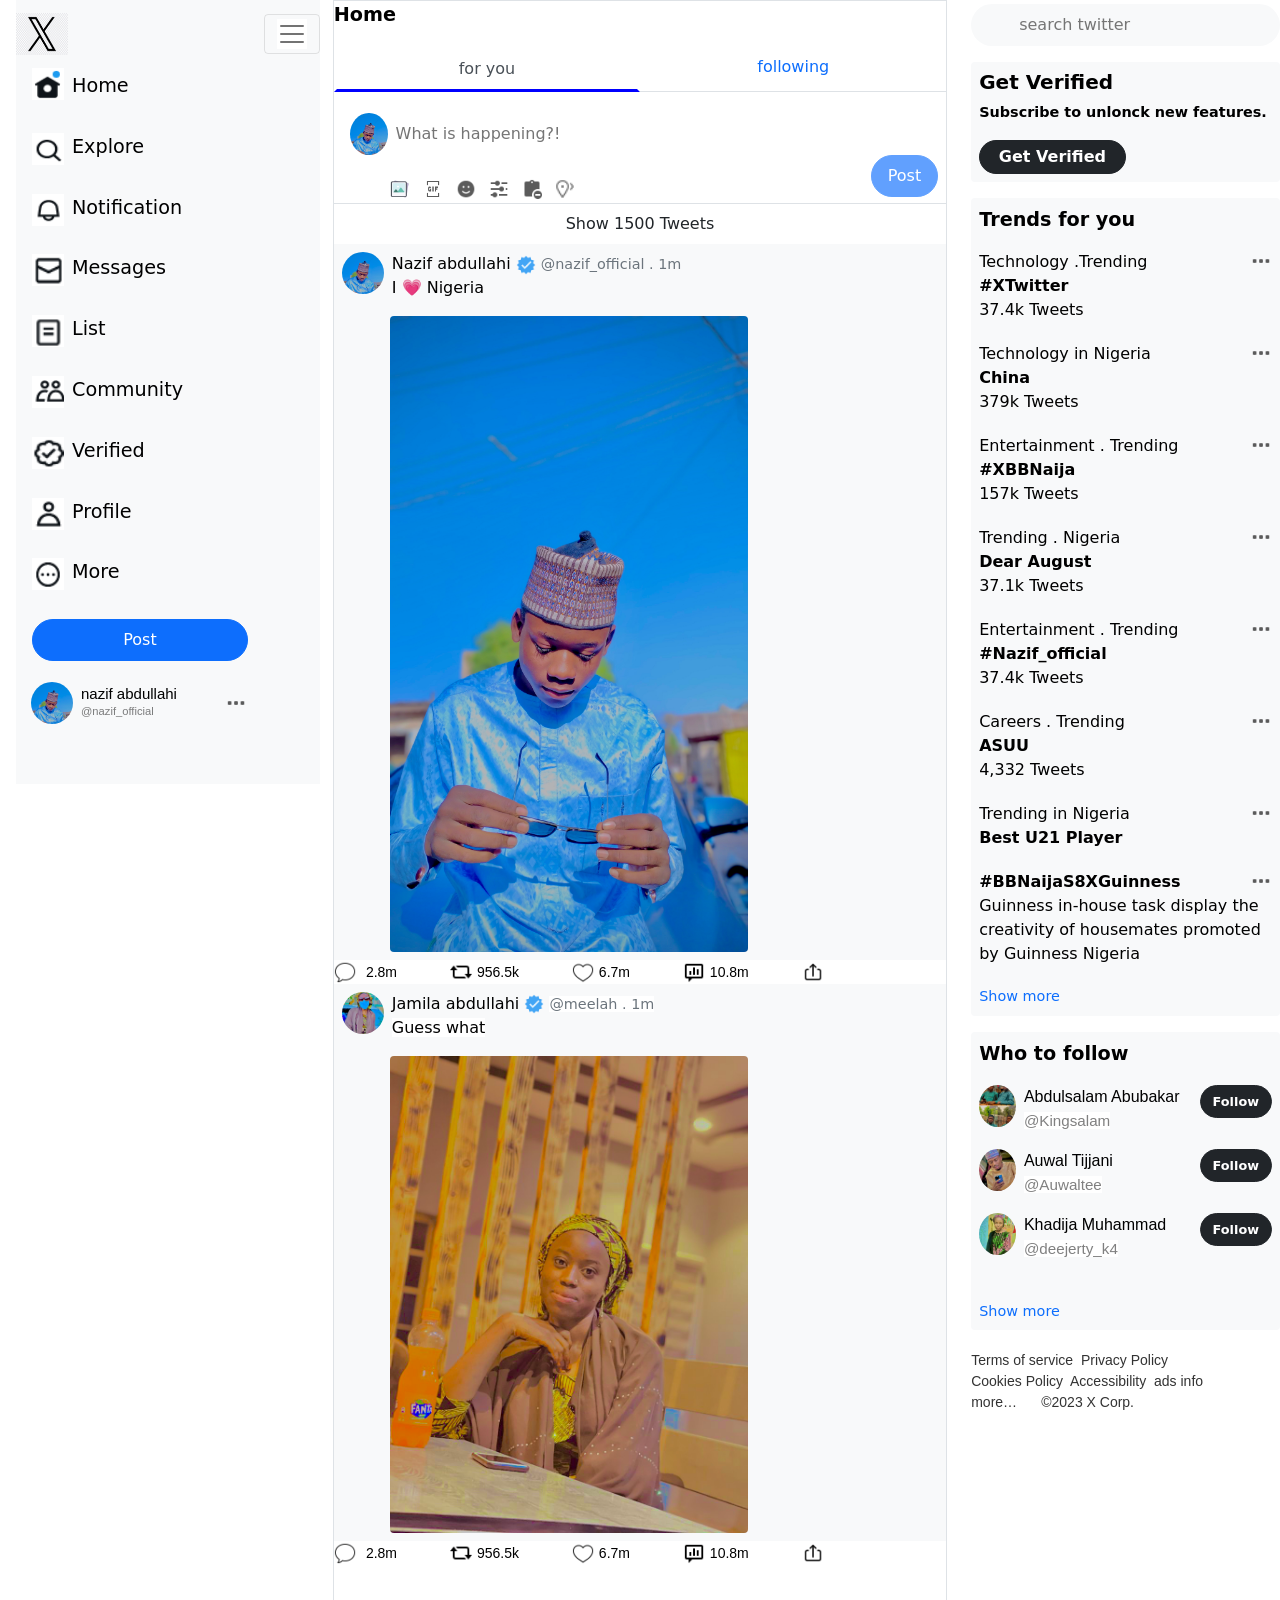
<file: admin/index.html>
<!DOCTYPE html>
<html lang="en">
  <head>
    <meta charset="UTF-8" />
    <meta http-equiv="X-UA-Compatible" content="IE=edge" />
    <meta name="viewport" content="width=device-width, initial-scale=1.0" />
    <title>twitter</title>
    <link rel="stylesheet" href="newone.css" />
    <link
      rel="stylesheet"
      href="./bootstrap-5.0.2-dist/bootstrap-5.0.2-dist/css/bootstrap.min.css"
    />
    <script src="./bootstrap-5.0.2-dist/bootstrap-5.0.2-dist/js/bootstrap.bundle.min.js"></script>
  </head>
  <body>
    <span>
      <div class="middle border">
        <div
          style="
            position: fixed;
            background-color: #fff;
            width: calc(47% + 11px);
          "
        >
          <p style="font-weight: bold; font-size: 1.2em">Home</p>
          <ul class="nav nav-tabs nav-justified" role="tablist">
            <li class="nav-item">
              <a class="nav-link active" data-bs-toggle="tab" href="#home"
                >for you</a
              >
            </li>
            <li class="nav-item">
              <a class="nav-link" data-bs-toggle="tab" href="#following"
                >following</a
              >
            </li>
          </ul>
        </div>
        <br />
        <br />
        <br />
        <br />
        <div class="tab-content mb-5">
          <div class="tab-pane active" id="home">
            <div class="d-flex">
              <img
                src="./images/IMG_6742.JPG"
                alt="hause"
                width="42px"
                height="42px"
                class="rounded-circle ms-3 mt-3"
                style="object-fit: cover"
              />

              <input
                type="text"
                name="bla"
                id="blalal"
                class="form-control-plaintext mt-3 ms-2"
                placeholder="What is happening?!"
              />
            </div>
            <div
              class="ps-5 pe-2 pb-1 border-bottom"
              style="
                cursor: pointer;
                display: flex;
                justify-content: space-between;
              "
            >
              <div>
                <img
                  src="./images/icons8_gallery_64px.png"
                  alt="gal"
                  width="20px"
                  height="20px"
                  class="mt-4 ms-2"
                />
                <img
                  src="./images/icons8_gif_32px.png"
                  alt="next"
                  width="20px"
                  height="20px"
                  class="mt-4 ms-2"
                />
                <img
                  src="./images/icons8_happy_24px.png"
                  alt="ye"
                  width="20px"
                  height="20px"
                  class="mt-4 ms-2"
                />
                <img
                  src="./images/icons8_slider_24px.png"
                  alt="ye"
                  width="20px"
                  height="20px"
                  class="mt-4 ms-2"
                />
                <img
                  src="./images/icons8_clipboard_24px.png"
                  alt="clip"
                  width="20px"
                  height="20px"
                  class="mt-4 ms-2"
                />
                <img
                  src="./images/icons8_next_location_16px.png"
                  alt="loc"
                  width="20px"
                  height="20px"
                  class="mt-4 ms-2"
                />
              </div>
              <div>
                <button
                  type="submit"
                  class="btn btn-primary w-100 pe-3 ps-3 p-2 rounded-pill disabled"
                  style="z-index: -1"
                >
                  Post
                </button>
              </div>
            </div>
            <a
              href="#"
              class="text-decoration-none text-dark d-flex p-2 justify-content-center"
            >
              Show 1500 Tweets</a
            >

            <div class="bg-light p-2">
              <div class="d-flex">
                <img
                  src="./images/IMG_6742.JPG"
                  alt="profile"
                  width="42px"
                  height="42px"
                  class="rounded-circle"
                  style="object-fit: cover"
                />
                <p class="b ms-2">
                  Nazif abdullahi
                  <img
                    src="./images/icons8_verified_badge_48px.png"
                    alt="ver"
                    width="20px"
                    height="20px"
                  />
                  <span
                    class="text-secondary bg-light"
                    style="font-size: 0.9em; font-weight: normal"
                    >@nazif_official . 1m</span
                  ><br /><span
                    style="font-size: 1em; font-weight: normal"
                    class="bg-light"
                    >I 💗 Nigeria</span
                  >
                </p>
              </div>
              <img
                src="./images/IMG_6742.JPG"
                alt="me"
                width="60%"
                height="auto"
                class="rounded ms-5"
              />
            </div>
            <div class="icons">
              <div>
                <img
                  src="./images/icons8_speech_bubble_50px.png"
                  alt="me"
                  width="22px"
                  height="22px"
                  class="rounded"
                />
                <small
                  style="
                    font-family: Arial, Helvetica, sans-serif;
                    padding-left: 5px;
                  "
                  >2.8m</small
                >
              </div>
              <div>
                <img
                  src="./images/icons8_retweet_24px.png"
                  alt="me"
                  width="22px"
                  height="22px"
                  class="rounded"
                /><small
                  style="
                    font-family: Arial, Helvetica, sans-serif;
                    padding-left: 5px;
                  "
                  >956.5k</small
                >
              </div>
              <div>
                <img
                  src="./images/icons8_heart_50px.png"
                  alt="me"
                  width="22px"
                  height="22px"
                  class="rounded"
                /><small
                  style="
                    font-family: Arial, Helvetica, sans-serif;
                    padding-left: 5px;
                  "
                  >6.7m</small
                >
              </div>
              <div>
                <img
                  src="./images/icons8_poll_24px.png"
                  alt="me"
                  width="22px"
                  height="22px"
                  class="rounded"
                /><small
                  style="
                    font-family: Arial, Helvetica, sans-serif;
                    padding-left: 5px;
                  "
                  >10.8m</small
                >
              </div>
              <div>
                <img
                  src="./images/icons8_upload_24px.png"
                  alt="me"
                  width="22px"
                  height="22px"
                  class="rounded"
                />
              </div>
            </div>
            <div class="bg-light p-2">
              <div class="d-flex">
                <img
                  src="./images/01f962d3-6a5e-4cc0-89db-587b7b2a9a1d.jpg"
                  alt="profile"
                  width="42px"
                  height="42px"
                  class="rounded-circle"
                  style="object-fit: cover"
                />
                <p class="b ms-2">
                  Jamila abdullahi
                  <img
                    src="./images/icons8_verified_badge_48px.png"
                    alt="ver"
                    width="20px"
                    height="20px"
                  />
                  <span
                    class="text-secondary"
                    style="font-size: 0.9em; font-weight: normal"
                    >@meelah . 1m</span
                  ><br /><span style="font-size: 1em; font-weight: normal"
                    >Guess what</span
                  >
                </p>
              </div>
              <img
                src="./images/a0c96fc2-8a29-497e-97fb-608f2d28ad7e.jpg"
                alt="me"
                width="60%"
                height="auto"
                class="rounded ms-5"
              />
            </div>
            <div class="icons">
              <div>
                <img
                  src="./images/icons8_speech_bubble_50px.png"
                  alt="me"
                  width="22px"
                  height="22px"
                  class="rounded"
                />
                <small
                  style="
                    font-family: Arial, Helvetica, sans-serif;
                    padding-left: 5px;
                  "
                  >2.8m</small
                >
              </div>
              <div>
                <img
                  src="./images/icons8_retweet_24px.png"
                  alt="me"
                  width="22px"
                  height="22px"
                  class="rounded"
                /><small
                  style="
                    font-family: Arial, Helvetica, sans-serif;
                    padding-left: 5px;
                  "
                  >956.5k</small
                >
              </div>
              <div>
                <img
                  src="./images/icons8_heart_50px.png"
                  alt="me"
                  width="22px"
                  height="22px"
                  class="rounded"
                /><small
                  style="
                    font-family: Arial, Helvetica, sans-serif;
                    padding-left: 5px;
                  "
                  >6.7m</small
                >
              </div>
              <div>
                <img
                  src="./images/icons8_poll_24px.png"
                  alt="me"
                  width="22px"
                  height="22px"
                  class="rounded"
                /><small
                  style="
                    font-family: Arial, Helvetica, sans-serif;
                    padding-left: 5px;
                  "
                  >10.8m</small
                >
              </div>
              <div>
                <img
                  src="./images/icons8_upload_24px.png"
                  alt="me"
                  width="22px"
                  height="22px"
                  class="rounded"
                />
              </div>
            </div>
          </div>
          <div class="tab-pane fade" style="z-index: -1" id="following">
            <br />
            <div class="bg-light p-2">
              <div class="d-flex">
                <img
                  src="./images/2347018559312_status_04d0df94270641d191eb0e32fe59b851.jpg"
                  alt="profile"
                  width="42px"
                  height="42px"
                  class="rounded-circle"
                  style="object-fit: cover"
                />
                <p class="b ms-2">
                  Fatima abduolazeez namadi
                  <img
                    src="./images/icons8_verified_badge_48px.png"
                    alt="ver"
                    width="20px"
                    height="20px"
                  />
                  <span
                    class="text-secondary"
                    style="font-size: 0.9em; font-weight: normal"
                    >@ikfastreet . 1week</span
                  ><br /><span style="font-size: 1em; font-weight: normal"
                    >alhamdulillah finally nazama malama</span
                  >
                </p>
              </div>
              <img
                src="./images/2347018559312_status_04d0df94270641d191eb0e32fe59b851.jpg"
                alt="me"
                width="60%"
                height="auto"
                class="rounded ms-5"
              />
            </div>
            <div class="icons">
              <div>
                <img
                  src="./images/icons8_speech_bubble_50px.png"
                  alt="me"
                  width="22px"
                  height="22px"
                  class="rounded"
                />
                <small
                  style="
                    font-family: Arial, Helvetica, sans-serif;
                    padding-left: 5px;
                  "
                  >2.8m</small
                >
              </div>
              <div>
                <img
                  src="./images/icons8_retweet_24px.png"
                  alt="me"
                  width="22px"
                  height="22px"
                  class="rounded"
                /><small
                  style="
                    font-family: Arial, Helvetica, sans-serif;
                    padding-left: 5px;
                  "
                  >956.5k</small
                >
              </div>
              <div>
                <img
                  src="./images/icons8_heart_50px.png"
                  alt="me"
                  width="22px"
                  height="22px"
                  class="rounded"
                /><small
                  style="
                    font-family: Arial, Helvetica, sans-serif;
                    padding-left: 5px;
                  "
                  >6.7m</small
                >
              </div>
              <div>
                <img
                  src="./images/icons8_poll_24px.png"
                  alt="me"
                  width="22px"
                  height="22px"
                  class="rounded"
                /><small
                  style="
                    font-family: Arial, Helvetica, sans-serif;
                    padding-left: 5px;
                  "
                  >10.8m</small
                >
              </div>
              <div>
                <img
                  src="./images/icons8_upload_24px.png"
                  alt="me"
                  width="22px"
                  height="22px"
                  class="rounded"
                />
              </div>
            </div>
            <div class="bg-light p-2">
              <div class="d-flex">
                <img
                  src="./images/IMG_E0046.JPG"
                  alt="profile"
                  width="42px"
                  height="42px"
                  class="rounded-circle"
                  style="object-fit: cover"
                />
                <p class="b ms-2">
                  Auwal Tijjani
                  <img
                    src="./images/icons8_verified_badge_48px.png"
                    alt="ver"
                    width="20px"
                    height="20px"
                  />
                  <span
                    class="text-secondary"
                    style="font-size: 0.9em; font-weight: normal"
                    >@Auwaltee . 1hr</span
                  ><br /><span style="font-size: 1em; font-weight: normal"
                    >Eid mubarak</span
                  >
                </p>
              </div>
              <img
                src="./images/IMG_E0046.JPG"
                alt="me"
                width="60%"
                height="auto"
                class="rounded ms-5"
              />
            </div>
            <div class="icons">
              <div>
                <img
                  src="./images/icons8_speech_bubble_50px.png"
                  alt="me"
                  width="22px"
                  height="22px"
                  class="rounded"
                />
                <small
                  style="
                    font-family: Arial, Helvetica, sans-serif;
                    padding-left: 5px;
                  "
                  >2.8m</small
                >
              </div>
              <div>
                <img
                  src="./images/icons8_retweet_24px.png"
                  alt="me"
                  width="22px"
                  height="22px"
                  class="rounded"
                /><small
                  style="
                    font-family: Arial, Helvetica, sans-serif;
                    padding-left: 5px;
                  "
                  >956.5k</small
                >
              </div>
              <div>
                <img
                  src="./images/icons8_heart_50px.png"
                  alt="me"
                  width="22px"
                  height="22px"
                  class="rounded"
                /><small
                  style="
                    font-family: Arial, Helvetica, sans-serif;
                    padding-left: 5px;
                  "
                  >6.7m</small
                >
              </div>
              <div>
                <img
                  src="./images/icons8_poll_24px.png"
                  alt="me"
                  width="22px"
                  height="22px"
                  class="rounded"
                /><small
                  style="
                    font-family: Arial, Helvetica, sans-serif;
                    padding-left: 5px;
                  "
                  >10.8m</small
                >
              </div>
              <div>
                <img
                  src="./images/icons8_upload_24px.png"
                  alt="me"
                  width="22px"
                  height="22px"
                  class="rounded"
                />
              </div>
            </div>
          </div>
        </div>
      </div>
    </span>
    <nav class="first">
      <div class="ms-3 navbar navbar-light bg-light">
        <a class="navbar-brand" href="twitter.html"
          ><img
            src="./images/Twitter-X-Logo-PNG.jpg"
            alt="logo"
            width="52px"
            height="42px" /></a
        ><button
          class="navbar-toggler"
          type="button"
          data-bs-toggle="collapse"
          data-bs-target="#mynavbar"
        >
          <span class="navbar-toggler-icon"></span>
        </button>
        <div class="collapse show navbar-collapse" id="mynavbar">
          <ul class="navbar-nav me-auto ps-3">
            <li class="nav-item">
              <a class="nav-link d-flex active" href="home.html">
                <img
                  src="./images/home.png"
                  alt="home"
                  width="32px"
                  height="32px"
                />
                <p class="mt-1 ms-2 a">Home</p>
              </a>
            </li>
            <li class="nav-item">
              <a class="nav-link d-flex" href="Explore.html">
                <img
                  src="./images/sach.png"
                  alt="home"
                  width="32px"
                  height="32px"
                />
                <p class="ms-2 a">Explore</p>
              </a>
            </li>
            <li class="nav-item">
              <a class="nav-link d-flex" href="notification.html">
                <img
                  src="./images/notification.png"
                  alt="home"
                  width="32px"
                  height="32px"
                />
                <p class="ms-2 a">Notification</p>
              </a>
            </li>
            <li class="nav-item">
              <a class="nav-link d-flex" href="message.html">
                <img
                  src="./images/messeg.png"
                  alt="home"
                  width="32px"
                  height="32px"
                />
                <p class="ms-2 a">Messages</p>
              </a>
            </li>
            <li class="nav-item">
              <a class="nav-link d-flex" href="list.html">
                <img
                  src="./images/list.png"
                  alt="home"
                  width="32px"
                  height="32px"
                />
                <p class="ms-2 a">List</p>
              </a>
            </li>
            <li class="nav-item">
              <a class="nav-link d-flex" href="community.html">
                <img
                  src="./images/comunity.png"
                  alt="home"
                  width="32px"
                  height="32px"
                />
                <p class="ms-2 a">Community</p>
              </a>
            </li>
            <li class="nav-item">
              <a class="nav-link d-flex" href="verifiend.html">
                <img
                  src="./images/verify.png"
                  alt="home"
                  width="32px"
                  height="32px"
                />
                <p class="ms-2 a">Verified</p>
              </a>
            </li>
            <li class="nav-item">
              <a class="nav-link d-flex" href="profile.html">
                <img
                  src="./images/profile.png"
                  alt="home"
                  width="32px"
                  height="32px"
                />
                <p class="ms-2 a">Profile</p>
              </a>
            </li>
            <li class="nav-item">
              <a class="nav-link d-flex" href="#idi" data-bs-toggle="collapse">
                <img
                  src="./images/more.png"
                  alt="home"
                  width="32px"
                  height="32px"
                />
                <p class="ms-2 a">More</p>
              </a>
            </li>
            <div class="collapse" id="idi">
              <li class="nav-item">
                <a class="nav-link d-flex" href="#">
                  <img
                    src="./images/profile.png"
                    alt="home"
                    width="32px"
                    height="32px"
                  />
                  <p class="ms-2 a">others</p>
                </a>
              </li>
            </div>
            <li class="nav-item">
              <a href="#" class="nav-link">
                <button
                  type="submit"
                  class="btn btn-primary p-2 rounded-pill w-75"
                >
                  Post
                </button>
              </a>
            </li>
          </ul>
          <div class="profile__header w-100">
            <img
              src="./images/IMG_6742.JPG"
              alt="profile"
              width="42"
              height="42"
              class="profile__img rounded-circle me-2"
              style="object-fit: cover"
            />
            <div class="mt-3 nze" style="align-items: center; clear: both">
              <h3>nazif abdullahi</h3>
              <p>@nazif_official</p>
            </div>
            <div class="ms-5 naxee">
              <a href="#lft" data-bs-toggle="dropdown">
                <img
                  src="./images/icons8_menu_vertical_24px.png"
                  alt="nav"
                  width="22px"
                  height="22px"
              /></a>
              <ul class="dropdown-menu" style="margin-top: -100px">
                <li><a class="dropdown-item" href="#">Nazif abdllahi</a></li>
                <li><a class="dropdown-item" href="#">nazif_official</a></li>
              </ul>
            </div>
          </div>
        </div>
      </div>
    </nav>
    <aside class="ps-4">
      <input
        type="search"
        name="me"
        id="ayoon"
        placeholder="search twitter"
        class="form-control-plaintext mn rounded-pill bg-light ps-5 p-2 mt-1"
      />
      <div class="card bg-light border border-0 mt-3 p-2">
        <h5 style="font-weight: bold">Get Verified</h5>
        <p style="font-weight: bold; font-size: 0.9em">
          Subscribe to unlonck new features.
        </p>
        <button
          type="submit"
          class="btn btn-dark p-1 rounded-pill"
          style="width: 50%"
        >
          <b>Get Verified</b>
        </button>
      </div>
      <div class="card bg-light border border-0 mt-3 p-2">
        <p style="font-weight: bold; font-size: 1.2em">Trends for you</p>
        <div style="display: block; padding-bottom: 20px">
          <a href="#lft" data-bs-toggle="dropdown">
            <img
              src="./images/icons8_menu_vertical_24px.png"
              alt="nav"
              width="22px"
              height="22px"
              class="float-end"
          /></a>
          <ul
            class="dropdown-menu shadow rounded border-0"
            style="margin-top: -100px"
          >
            <li>
              <a class="dropdown-item" href="#">Not intressted in this</a>
            </li>
            <li>
              <a class="dropdown-item" href="#"
                >This trends is harmful or spammy</a
              >
            </li>
          </ul>
          <p class="trn">Technology .Trending</p>
          <p style="margin: 0; font-weight: bold">#XTwitter</p>
          <p class="trn">37.4k Tweets</p>
        </div>
        <div style="display: block; padding-bottom: 20px">
          <a href="#lft" data-bs-toggle="dropdown">
            <img
              src="./images/icons8_menu_vertical_24px.png"
              alt="nav"
              width="22px"
              height="22px"
              class="float-end"
          /></a>
          <ul
            class="dropdown-menu shadow rounded border-0"
            style="margin-top: -100px"
          >
            <li>
              <a class="dropdown-item" href="#">Not intressted in this</a>
            </li>
            <li>
              <a class="dropdown-item" href="#"
                >This trends is harmful or spammy</a
              >
            </li>
          </ul>
          <p class="trn" style="margin: 0">Technology in Nigeria</p>
          <p style="margin: 0; font-weight: bold">China</p>
          <p class="trn">379k Tweets</p>
        </div>
        <div style="display: block; padding-bottom: 20px">
          <a href="#lft" data-bs-toggle="dropdown">
            <img
              src="./images/icons8_menu_vertical_24px.png"
              alt="nav"
              width="22px"
              height="22px"
              class="float-end"
          /></a>
          <ul
            class="dropdown-menu shadow rounded border-0"
            style="margin-top: -100px"
          >
            <li>
              <a class="dropdown-item" href="#">Not intressted in this</a>
            </li>
            <li>
              <a class="dropdown-item" href="#"
                >This trends is harmful or spammy</a
              >
            </li>
          </ul>
          <p class="trn" style="margin: 0">Entertainment . Trending</p>
          <p style="margin: 0; font-weight: bold">#XBBNaija</p>
          <p class="trn">157k Tweets</p>
        </div>
        <div style="display: block; padding-bottom: 20px">
          <a href="#lft" data-bs-toggle="dropdown">
            <img
              src="./images/icons8_menu_vertical_24px.png"
              alt="nav"
              width="22px"
              height="22px"
              class="float-end"
          /></a>
          <ul
            class="dropdown-menu shadow rounded border-0"
            style="margin-top: -100px"
          >
            <li>
              <a class="dropdown-item" href="#">Not intressted in this</a>
            </li>
            <li>
              <a class="dropdown-item" href="#"
                >This trends is harmful or spammy</a
              >
            </li>
          </ul>
          <p class="trn">Trending . Nigeria</p>
          <p style="margin: 0; font-weight: bold">Dear August</p>
          <p class="trn">37.1k Tweets</p>
        </div>
        <div style="display: block; padding-bottom: 20px">
          <a href="#lft" data-bs-toggle="dropdown">
            <img
              src="./images/icons8_menu_vertical_24px.png"
              alt="nav"
              width="22px"
              height="22px"
              class="float-end"
          /></a>
          <ul
            class="dropdown-menu shadow rounded border-0"
            style="margin-top: -100px"
          >
            <li>
              <a class="dropdown-item" href="#">Not intressted in this</a>
            </li>
            <li>
              <a class="dropdown-item" href="#"
                >This trends is harmful or spammy</a
              >
            </li>
          </ul>
          <p class="trn">Entertainment . Trending</p>
          <p style="margin: 0; font-weight: bold">#Nazif_official</p>
          <p class="trn">37.4k Tweets</p>
        </div>
        <div style="display: block; padding-bottom: 20px">
          <a href="#lft" data-bs-toggle="dropdown">
            <img
              src="./images/icons8_menu_vertical_24px.png"
              alt="nav"
              width="22px"
              height="22px"
              class="float-end"
          /></a>
          <ul
            class="dropdown-menu shadow rounded border-0"
            style="margin-top: -100px"
          >
            <li>
              <a class="dropdown-item" href="#">Not intressted in this</a>
            </li>
            <li>
              <a class="dropdown-item" href="#"
                >This trends is harmful or spammy</a
              >
            </li>
          </ul>
          <p class="trn">Careers . Trending</p>
          <p style="margin: 0; font-weight: bold">ASUU</p>
          <p class="trn">4,332 Tweets</p>
        </div>
        <div style="display: block; padding-bottom: 20px">
          <a href="#lft" data-bs-toggle="dropdown">
            <img
              src="./images/icons8_menu_vertical_24px.png"
              alt="nav"
              width="22px"
              height="22px"
              class="float-end"
          /></a>
          <ul
            class="dropdown-menu shadow rounded border-0"
            style="margin-top: -100px"
          >
            <li>
              <a class="dropdown-item" href="#">Not intressted in this</a>
            </li>
            <li>
              <a class="dropdown-item" href="#"
                >This trends is harmful or spammy</a
              >
            </li>
          </ul>
          <p class="trn">Trending in Nigeria</p>
          <p style="margin: 0; font-weight: bold">Best U21 Player</p>
        </div>
        <div style="display: block; padding-bottom: 20px">
          <a href="#lft" data-bs-toggle="dropdown">
            <img
              src="./images/icons8_menu_vertical_24px.png"
              alt="nav"
              width="22px"
              height="22px"
              class="float-end"
          /></a>
          <ul
            class="dropdown-menu shadow rounded border-0"
            style="margin-top: -100px"
          >
            <li>
              <a class="dropdown-item" href="#">Not intressted in this</a>
            </li>
            <li>
              <a class="dropdown-item" href="#"
                >This trends is harmful or spammy</a
              >
            </li>
          </ul>
          <p style="margin: 0; font-weight: bold">#BBNaijaS8XGuinness</p>
          <p class="trn">
            Guinness in-house task display the creativity of housemates promoted
            by Guinness Nigeria
          </p>
        </div>
        <a
          href="#fst"
          class="text-primary text-decoration-none"
          style="font-size: 0.9em"
          data-bs-toggle="collapse"
          >Show more</a
        >
        <div id="fst" class="collapse">
          <div style="display: block; padding-bottom: 20px">
            <a href="#lft" data-bs-toggle="dropdown">
              <img
                src="./images/icons8_menu_vertical_24px.png"
                alt="nav"
                width="22px"
                height="22px"
                class="float-end"
            /></a>
            <ul
              class="dropdown-menu shadow rounded border-0"
              style="margin-top: -100px"
            >
              <li>
                <a class="dropdown-item" href="#">Not intressted in this</a>
              </li>
              <li>
                <a class="dropdown-item" href="#"
                  >This trends is harmful or spammy</a
                >
              </li>
            </ul>
            <p class="trn">Trending in Nigeria</p>
            <p style="margin: 0; font-weight: bold">Best U19 Player</p>
          </div>
          <div style="display: block; padding-bottom: 20px">
            <a href="#lft" data-bs-toggle="dropdown">
              <img
                src="./images/icons8_menu_vertical_24px.png"
                alt="nav"
                width="22px"
                height="22px"
                class="float-end"
            /></a>
            <ul
              class="dropdown-menu shadow rounded border-0"
              style="margin-top: -100px"
            >
              <li>
                <a class="dropdown-item" href="#">Not intressted in this</a>
              </li>
              <li>
                <a class="dropdown-item" href="#"
                  >This trends is harmful or spammy</a
                >
              </li>
            </ul>
            <div class="collapse float-end mt-2" id="elvn">
              <p>delete</p>
            </div>
            <p style="margin: 0; font-weight: bold">#Guinness</p>
            <p class="trn">
              Guinness in-house task display the creativity of housemates
              promoted by Guinness Nigeria
            </p>
          </div>
        </div>
      </div>
      <div class="card bg-light border border-0 mt-3 p-2">
        <p style="font-weight: bold; font-size: 1.2em">Who to follow</p>
        <div class="d-flex">
          <img
            src="./images/abdulsalam.jpg"
            alt="profile"
            width="42px"
            height="42px"
            class="rounded-circle"
            style="object-fit: cover"
          />

          <div class="cbd w-100">
            <button
              type="button"
              class="btn btn-dark rounded-pill"
              style="float: right; font-size: 0.8em"
            >
              <b>Follow</b>
            </button>
            <p class="b ms-2" style="font-family: Arial, Helvetica, sans-serif">
              Abdulsalam Abubakar <br />
              <span style="font-size: 0.95em; color: gray">@Kingsalam</span>
            </p>
          </div>
        </div>
        <div class="d-flex">
          <img
            src="./images/IMG_E0046.JPG"
            alt="profile"
            width="42px"
            height="42px"
            class="rounded-circle"
            style="object-fit: cover"
          />

          <div class="cbd w-100 clearfix">
            <button
              type="button"
              class="btn btn-dark rounded-pill float-end"
              style="font-size: 0.8em"
            >
              <b>Follow</b>
            </button>
            <p class="b ms-2" style="font-family: Arial, Helvetica, sans-serif">
              Auwal Tijjani
              <br />
              <span style="font-size: 0.95em; color: gray">@Auwaltee</span>
            </p>
          </div>
        </div>
        <div class="d-flex">
          <img
            src="./images/2347018559312_status_f7ece1bbc53a463f92b286ea71fda2f2.jpg"
            alt="profile"
            width="42px"
            height="42px"
            class="rounded-circle"
            style="object-fit: cover"
          />

          <div class="cbd w-100 clearfix">
            <button
              type="button"
              class="btn btn-dark rounded-pill float-end"
              style="font-size: 0.8em"
            >
              <b>Follow</b>
            </button>
            <p class="b ms-2" style="font-family: Arial, Helvetica, sans-serif">
              Khadija Muhammad <br />
              <span style="font-size: 0.95em; color: gray">@deejerty_k4</span>
            </p>
            <br />
          </div>
        </div>

        <a
          href="#demo"
          class="text-primary text-decoration-none"
          style="font-size: 0.9em"
          data-bs-toggle="collapse"
          >Show more</a
        >
        <div id="demo" class="collapse">
          <div class="d-flex">
            <img
              src="./images/2348038949065_status_424f9beb93b0489f85f80d8e1ca120ec.jpg"
              alt="profile"
              width="42px"
              height="42px"
              class="rounded-circle"
              style="object-fit: cover"
            />

            <div class="cbd w-100 clearfix">
              <button
                type="button"
                class="btn btn-dark rounded-pill float-end"
                style="font-size: 0.8em"
              >
                <b>Follow</b>
              </button>
              <p
                class="b ms-2"
                style="font-family: Arial, Helvetica, sans-serif"
              >
                Mustapha Tijjani <br />
                <span style="font-size: 0.95em; color: gray">@aeropay</span>
              </p>
            </div>
          </div>
          <div class="d-flex">
            <img
              src="./images/IMG_5877-1.JPG"
              alt="profile"
              width="42px"
              height="42px"
              class="rounded-circle"
              style="object-fit: cover"
            />

            <div class="cbd w-100 clearfix">
              <button
                type="button"
                class="btn btn-dark rounded-pill float-end"
                style="font-size: 0.8em"
              >
                <b>Follow</b>
              </button>
              <p
                class="b ms-2"
                style="font-family: Arial, Helvetica, sans-serif"
              >
                Bashir Muhammad jibril <br />
                <span style="font-size: 0.95em; color: gray">@beeblaq</span>
              </p>
            </div>
          </div>
          <div class="d-flex">
            <img
              src="./images/a0c96fc2-8a29-497e-97fb-608f2d28ad7e.jpg"
              alt="profile"
              width="42px"
              height="42px"
              class="rounded-circle"
              style="object-fit: cover"
            />

            <div class="cbd w-100 clearfix">
              <button
                type="button"
                class="btn btn-dark rounded-pill float-end"
                style="font-size: 0.8em"
              >
                <b>Follow</b>
              </button>
              <p
                class="b ms-2"
                style="font-family: Arial, Helvetica, sans-serif"
              >
                Jamila abdullahi <br />
                <span style="font-size: 0.95em; color: gray">@meelah</span>
              </p>
            </div>
          </div>
        </div>
      </div>
      <pre
        style="
          opacity: 0.8;
          font-family: Verdana, Geneva, Tahoma, sans-serif;
          padding-top: 20px;
        "
      >
Terms of service  Privacy Policy
Cookies Policy  Accessibility  ads info
more…	  ©2023 X Corp.
</pre
      >
    </aside>
  </body>
</html>
</file>
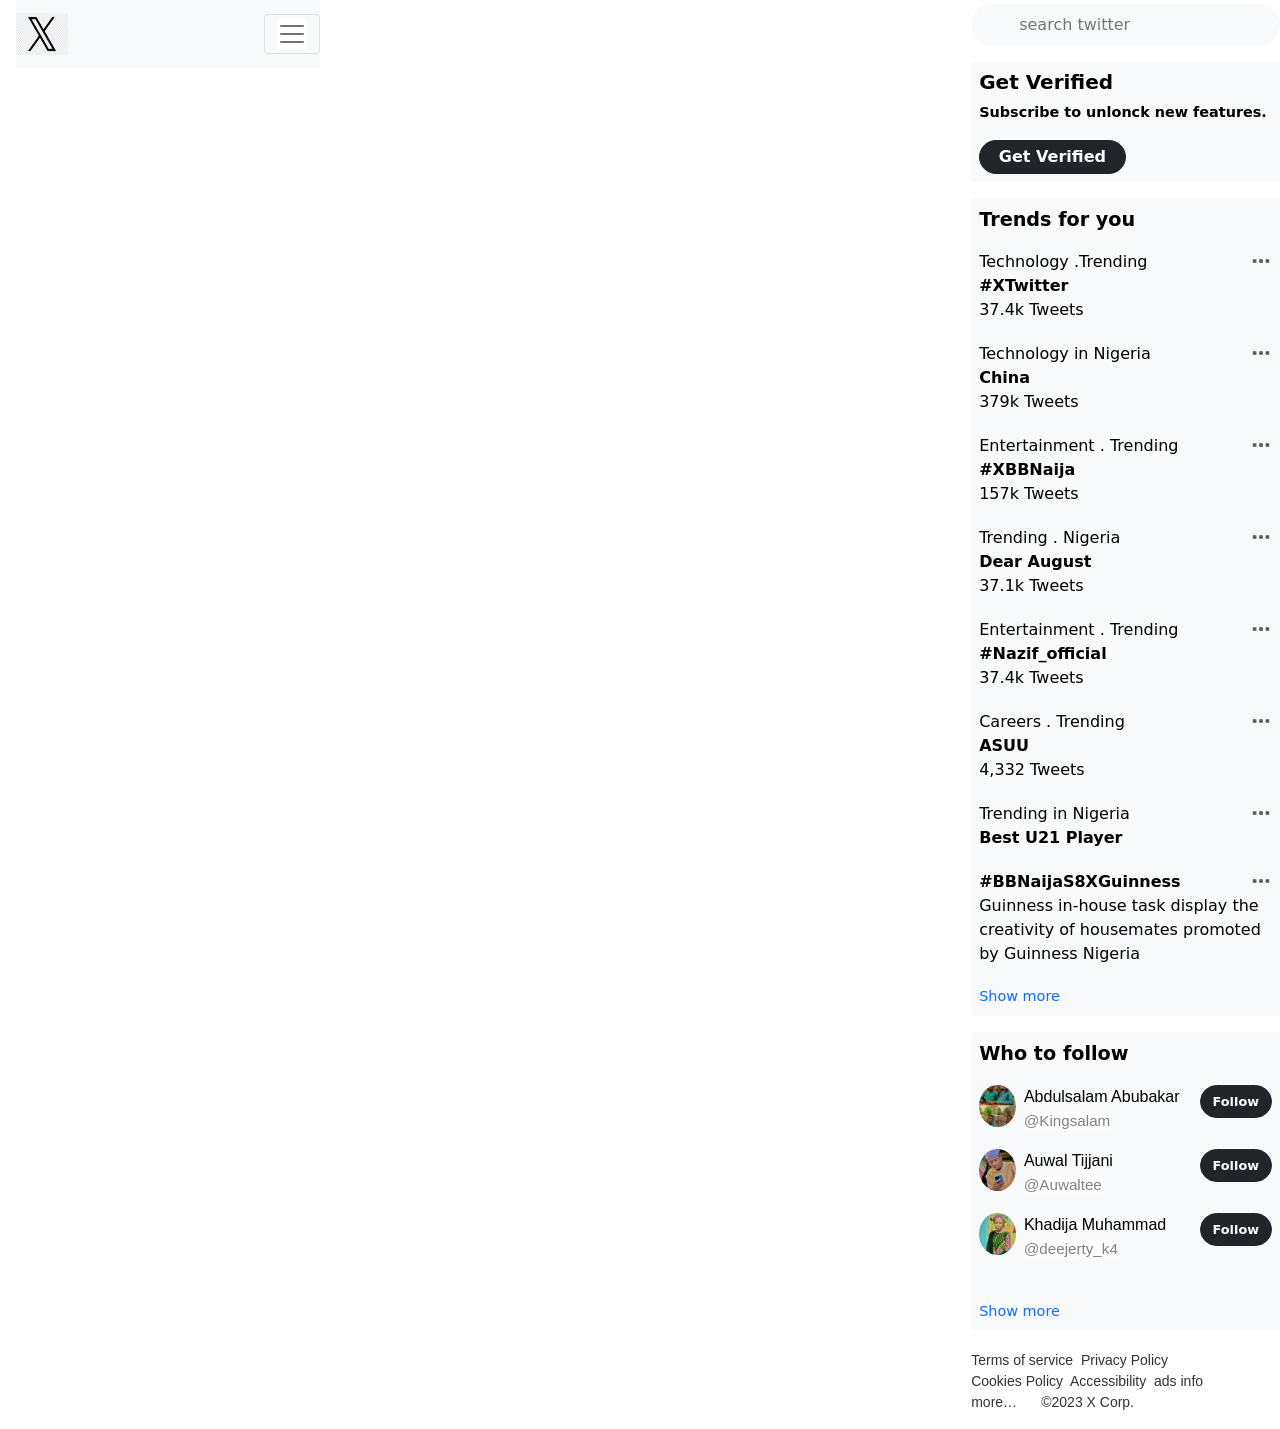
<file: admin/community.html>
<!DOCTYPE html>
<html lang="en">
  <head>
    <meta charset="UTF-8" />
    <meta http-equiv="X-UA-Compatible" content="IE=edge" />
    <meta name="viewport" content="width=device-width, initial-scale=1.0" />
    <title>community</title>
    <link rel="stylesheet" href="newone.css" />
    <link
      rel="stylesheet"
      href="./bootstrap-5.0.2-dist/bootstrap-5.0.2-dist/css/bootstrap.min.css"
    />
    <script src="./bootstrap-5.0.2-dist/bootstrap-5.0.2-dist/js/bootstrap.bundle.min.js"></script>
  </head>
  <body>
    <nav class="first">
      <div class="ms-3 navbar navbar-light bg-light">
        <a class="navbar-brand" href="twitter.html"
          ><img
            src="./images/Twitter-X-Logo-PNG.jpg"
            alt="logo"
            width="52px"
            height="42px" /></a
        ><button
          class="navbar-toggler"
          type="button"
          data-bs-toggle="collapse"
          data-bs-target="#mynavbar"
        >
          <span class="navbar-toggler-icon"></span>
        </button>
        <div class="collapse navbar-collapse" id="mynavbar">
          <ul class="navbar-nav me-auto ps-3">
            <li class="nav-item">
              <a class="nav-link d-flex active" href="index.html">
                <img
                  src="./images/home.png"
                  alt="home"
                  width="32px"
                  height="32px"
                />
                <p class="mt-1 ms-2 a">Home</p>
              </a>
            </li>
            <li class="nav-item">
              <a class="nav-link d-flex" href="Explore.html">
                <img
                  src="./images/sach.png"
                  alt="home"
                  width="32px"
                  height="32px"
                />
                <p class="ms-2 a">Explore</p>
              </a>
            </li>
            <li class="nav-item">
              <a class="nav-link d-flex" href="notification.html">
                <img
                  src="./images/notification.png"
                  alt="home"
                  width="32px"
                  height="32px"
                />
                <p class="ms-2 a">Notification</p>
              </a>
            </li>
            <li class="nav-item">
              <a class="nav-link d-flex" href="message.html">
                <img
                  src="./images/messeg.png"
                  alt="home"
                  width="32px"
                  height="32px"
                />
                <p class="ms-2 a">Messages</p>
              </a>
            </li>
            <li class="nav-item">
              <a class="nav-link d-flex" href="list.html">
                <img
                  src="./images/list.png"
                  alt="home"
                  width="32px"
                  height="32px"
                />
                <p class="ms-2 a">List</p>
              </a>
            </li>
            <li class="nav-item">
              <a class="nav-link d-flex" href="community.html">
                <img
                  src="./images/comunity.png"
                  alt="home"
                  width="32px"
                  height="32px"
                />
                <p class="ms-2 a">Community</p>
              </a>
            </li>
            <li class="nav-item">
              <a class="nav-link d-flex" href="verifiend.html">
                <img
                  src="./images/verify.png"
                  alt="home"
                  width="32px"
                  height="32px"
                />
                <p class="ms-2 a">Verified</p>
              </a>
            </li>
            <li class="nav-item">
              <a class="nav-link d-flex" href="profile.html">
                <img
                  src="./images/profile.png"
                  alt="home"
                  width="32px"
                  height="32px"
                />
                <p class="ms-2 a">Profile</p>
              </a>
            </li>
            <li class="nav-item">
              <a class="nav-link d-flex" href="#idi" data-bs-toggle="collapse">
                <img
                  src="./images/more.png"
                  alt="home"
                  width="32px"
                  height="32px"
                />
                <p class="ms-2 a">More</p>
              </a>
            </li>
            <div class="collapse" id="idi">
              <li class="nav-item">
                <a class="nav-link d-flex" href="#">
                  <img
                    src="./images/profile.png"
                    alt="home"
                    width="32px"
                    height="32px"
                  />
                  <p class="ms-2 a">others</p>
                </a>
              </li>
            </div>
            <li class="nav-item">
              <a href="#" class="nav-link">
                <button
                  type="submit"
                  class="btn btn-primary p-2 rounded-pill w-75"
                >
                  Post
                </button>
              </a>
            </li>
          </ul>
          <div class="profile__header w-100">
            <img
              src="./images/IMG_6742.JPG"
              alt="profile"
              width="42"
              height="42"
              class="profile__img rounded-circle me-2"
              style="object-fit: cover"
            />
            <div class="mt-3 nze" style="align-items: center; clear: both">
              <h3>nazif abdullahi</h3>
              <p>@nazif_official</p>
            </div>
            <div class="ms-5 naxee">
              <a href="#lft" data-bs-toggle="dropdown">
                <img
                  src="./images/icons8_menu_vertical_24px.png"
                  alt="nav"
                  width="22px"
                  height="22px"
              /></a>
              <ul class="dropdown-menu" style="margin-top: -100px">
                <li><a class="dropdown-item" href="#">Nazif abdllahi</a></li>
                <li><a class="dropdown-item" href="#">nazif_official</a></li>
              </ul>
            </div>
          </div>
        </div>
      </div>
    </nav>
    <aside class="ps-4">
      <input
        type="search"
        name="me"
        id="ayoon"
        placeholder="search twitter"
        class="form-control-plaintext mn rounded-pill bg-light ps-5 p-2 mt-1"
      />
      <div class="card bg-light border border-0 mt-3 p-2">
        <h5 style="font-weight: bold">Get Verified</h5>
        <p style="font-weight: bold; font-size: 0.9em">
          Subscribe to unlonck new features.
        </p>
        <button
          type="submit"
          class="btn btn-dark p-1 rounded-pill"
          style="width: 50%"
        >
          <b>Get Verified</b>
        </button>
      </div>
      <div class="card bg-light border border-0 mt-3 p-2">
        <p style="font-weight: bold; font-size: 1.2em">Trends for you</p>
        <div style="display: block; padding-bottom: 20px">
          <a href="#lft" data-bs-toggle="dropdown">
            <img
              src="./images/icons8_menu_vertical_24px.png"
              alt="nav"
              width="22px"
              height="22px"
              class="float-end"
          /></a>
          <ul
            class="dropdown-menu shadow rounded border-0"
            style="margin-top: -100px"
          >
            <li>
              <a class="dropdown-item" href="#">Not intressted in this</a>
            </li>
            <li>
              <a class="dropdown-item" href="#"
                >This trends is harmful or spammy</a
              >
            </li>
          </ul>
          <p class="trn">Technology .Trending</p>
          <p style="margin: 0; font-weight: bold">#XTwitter</p>
          <p class="trn">37.4k Tweets</p>
        </div>
        <div style="display: block; padding-bottom: 20px">
          <a href="#lft" data-bs-toggle="dropdown">
            <img
              src="./images/icons8_menu_vertical_24px.png"
              alt="nav"
              width="22px"
              height="22px"
              class="float-end"
          /></a>
          <ul
            class="dropdown-menu shadow rounded border-0"
            style="margin-top: -100px"
          >
            <li>
              <a class="dropdown-item" href="#">Not intressted in this</a>
            </li>
            <li>
              <a class="dropdown-item" href="#"
                >This trends is harmful or spammy</a
              >
            </li>
          </ul>
          <p class="trn" style="margin: 0">Technology in Nigeria</p>
          <p style="margin: 0; font-weight: bold">China</p>
          <p class="trn">379k Tweets</p>
        </div>
        <div style="display: block; padding-bottom: 20px">
          <a href="#lft" data-bs-toggle="dropdown">
            <img
              src="./images/icons8_menu_vertical_24px.png"
              alt="nav"
              width="22px"
              height="22px"
              class="float-end"
          /></a>
          <ul
            class="dropdown-menu shadow rounded border-0"
            style="margin-top: -100px"
          >
            <li>
              <a class="dropdown-item" href="#">Not intressted in this</a>
            </li>
            <li>
              <a class="dropdown-item" href="#"
                >This trends is harmful or spammy</a
              >
            </li>
          </ul>
          <p class="trn" style="margin: 0">Entertainment . Trending</p>
          <p style="margin: 0; font-weight: bold">#XBBNaija</p>
          <p class="trn">157k Tweets</p>
        </div>
        <div style="display: block; padding-bottom: 20px">
          <a href="#lft" data-bs-toggle="dropdown">
            <img
              src="./images/icons8_menu_vertical_24px.png"
              alt="nav"
              width="22px"
              height="22px"
              class="float-end"
          /></a>
          <ul
            class="dropdown-menu shadow rounded border-0"
            style="margin-top: -100px"
          >
            <li>
              <a class="dropdown-item" href="#">Not intressted in this</a>
            </li>
            <li>
              <a class="dropdown-item" href="#"
                >This trends is harmful or spammy</a
              >
            </li>
          </ul>
          <p class="trn">Trending . Nigeria</p>
          <p style="margin: 0; font-weight: bold">Dear August</p>
          <p class="trn">37.1k Tweets</p>
        </div>
        <div style="display: block; padding-bottom: 20px">
          <a href="#lft" data-bs-toggle="dropdown">
            <img
              src="./images/icons8_menu_vertical_24px.png"
              alt="nav"
              width="22px"
              height="22px"
              class="float-end"
          /></a>
          <ul
            class="dropdown-menu shadow rounded border-0"
            style="margin-top: -100px"
          >
            <li>
              <a class="dropdown-item" href="#">Not intressted in this</a>
            </li>
            <li>
              <a class="dropdown-item" href="#"
                >This trends is harmful or spammy</a
              >
            </li>
          </ul>
          <p class="trn">Entertainment . Trending</p>
          <p style="margin: 0; font-weight: bold">#Nazif_official</p>
          <p class="trn">37.4k Tweets</p>
        </div>
        <div style="display: block; padding-bottom: 20px">
          <a href="#lft" data-bs-toggle="dropdown">
            <img
              src="./images/icons8_menu_vertical_24px.png"
              alt="nav"
              width="22px"
              height="22px"
              class="float-end"
          /></a>
          <ul
            class="dropdown-menu shadow rounded border-0"
            style="margin-top: -100px"
          >
            <li>
              <a class="dropdown-item" href="#">Not intressted in this</a>
            </li>
            <li>
              <a class="dropdown-item" href="#"
                >This trends is harmful or spammy</a
              >
            </li>
          </ul>
          <p class="trn">Careers . Trending</p>
          <p style="margin: 0; font-weight: bold">ASUU</p>
          <p class="trn">4,332 Tweets</p>
        </div>
        <div style="display: block; padding-bottom: 20px">
          <a href="#lft" data-bs-toggle="dropdown">
            <img
              src="./images/icons8_menu_vertical_24px.png"
              alt="nav"
              width="22px"
              height="22px"
              class="float-end"
          /></a>
          <ul
            class="dropdown-menu shadow rounded border-0"
            style="margin-top: -100px"
          >
            <li>
              <a class="dropdown-item" href="#">Not intressted in this</a>
            </li>
            <li>
              <a class="dropdown-item" href="#"
                >This trends is harmful or spammy</a
              >
            </li>
          </ul>
          <p class="trn">Trending in Nigeria</p>
          <p style="margin: 0; font-weight: bold">Best U21 Player</p>
        </div>
        <div style="display: block; padding-bottom: 20px">
          <a href="#lft" data-bs-toggle="dropdown">
            <img
              src="./images/icons8_menu_vertical_24px.png"
              alt="nav"
              width="22px"
              height="22px"
              class="float-end"
          /></a>
          <ul
            class="dropdown-menu shadow rounded border-0"
            style="margin-top: -100px"
          >
            <li>
              <a class="dropdown-item" href="#">Not intressted in this</a>
            </li>
            <li>
              <a class="dropdown-item" href="#"
                >This trends is harmful or spammy</a
              >
            </li>
          </ul>
          <p style="margin: 0; font-weight: bold">#BBNaijaS8XGuinness</p>
          <p class="trn">
            Guinness in-house task display the creativity of housemates promoted
            by Guinness Nigeria
          </p>
        </div>
        <a
          href="#fst"
          class="text-primary text-decoration-none"
          style="font-size: 0.9em"
          data-bs-toggle="collapse"
          >Show more</a
        >
        <div id="fst" class="collapse">
          <div style="display: block; padding-bottom: 20px">
            <a href="#lft" data-bs-toggle="dropdown">
              <img
                src="./images/icons8_menu_vertical_24px.png"
                alt="nav"
                width="22px"
                height="22px"
                class="float-end"
            /></a>
            <ul
              class="dropdown-menu shadow rounded border-0"
              style="margin-top: -100px"
            >
              <li>
                <a class="dropdown-item" href="#">Not intressted in this</a>
              </li>
              <li>
                <a class="dropdown-item" href="#"
                  >This trends is harmful or spammy</a
                >
              </li>
            </ul>
            <p class="trn">Trending in Nigeria</p>
            <p style="margin: 0; font-weight: bold">Best U19 Player</p>
          </div>
          <div style="display: block; padding-bottom: 20px">
            <a href="#lft" data-bs-toggle="dropdown">
              <img
                src="./images/icons8_menu_vertical_24px.png"
                alt="nav"
                width="22px"
                height="22px"
                class="float-end"
            /></a>
            <ul
              class="dropdown-menu shadow rounded border-0"
              style="margin-top: -100px"
            >
              <li>
                <a class="dropdown-item" href="#">Not intressted in this</a>
              </li>
              <li>
                <a class="dropdown-item" href="#"
                  >This trends is harmful or spammy</a
                >
              </li>
            </ul>
            <div class="collapse float-end mt-2" id="elvn">
              <p>delete</p>
            </div>
            <p style="margin: 0; font-weight: bold">#Guinness</p>
            <p class="trn">
              Guinness in-house task display the creativity of housemates
              promoted by Guinness Nigeria
            </p>
          </div>
        </div>
      </div>
      <div class="card bg-light border border-0 mt-3 p-2">
        <p style="font-weight: bold; font-size: 1.2em">Who to follow</p>
        <div class="d-flex">
          <img
            src="./images/abdulsalam.jpg"
            alt="profile"
            width="42px"
            height="42px"
            class="rounded-circle"
            style="object-fit: cover"
          />

          <div class="cbd w-100">
            <button
              type="button"
              class="btn btn-dark rounded-pill"
              style="float: right; font-size: 0.8em"
            >
              <b>Follow</b>
            </button>
            <p class="b ms-2" style="font-family: Arial, Helvetica, sans-serif">
              Abdulsalam Abubakar <br />
              <span style="font-size: 0.95em; color: gray">@Kingsalam</span>
            </p>
          </div>
        </div>
        <div class="d-flex">
          <img
            src="./images/IMG_E0046.JPG"
            alt="profile"
            width="42px"
            height="42px"
            class="rounded-circle"
            style="object-fit: cover"
          />

          <div class="cbd w-100 clearfix">
            <button
              type="button"
              class="btn btn-dark rounded-pill float-end"
              style="font-size: 0.8em"
            >
              <b>Follow</b>
            </button>
            <p class="b ms-2" style="font-family: Arial, Helvetica, sans-serif">
              Auwal Tijjani
              <br />
              <span style="font-size: 0.95em; color: gray">@Auwaltee</span>
            </p>
          </div>
        </div>
        <div class="d-flex">
          <img
            src="./images/2347018559312_status_f7ece1bbc53a463f92b286ea71fda2f2.jpg"
            alt="profile"
            width="42px"
            height="42px"
            class="rounded-circle"
            style="object-fit: cover"
          />

          <div class="cbd w-100 clearfix">
            <button
              type="button"
              class="btn btn-dark rounded-pill float-end"
              style="font-size: 0.8em"
            >
              <b>Follow</b>
            </button>
            <p class="b ms-2" style="font-family: Arial, Helvetica, sans-serif">
              Khadija Muhammad <br />
              <span style="font-size: 0.95em; color: gray">@deejerty_k4</span>
            </p>
            <br />
          </div>
        </div>

        <a
          href="#demo"
          class="text-primary text-decoration-none"
          style="font-size: 0.9em"
          data-bs-toggle="collapse"
          >Show more</a
        >
        <div id="demo" class="collapse">
          <div class="d-flex">
            <img
              src="./images/2348038949065_status_424f9beb93b0489f85f80d8e1ca120ec.jpg"
              alt="profile"
              width="42px"
              height="42px"
              class="rounded-circle"
              style="object-fit: cover"
            />

            <div class="cbd w-100 clearfix">
              <button
                type="button"
                class="btn btn-dark rounded-pill float-end"
                style="font-size: 0.8em"
              >
                <b>Follow</b>
              </button>
              <p
                class="b ms-2"
                style="font-family: Arial, Helvetica, sans-serif"
              >
                Mustapha Tijjani <br />
                <span style="font-size: 0.95em; color: gray">@aeropay</span>
              </p>
            </div>
          </div>
          <div class="d-flex">
            <img
              src="./images/IMG_5877-1.JPG"
              alt="profile"
              width="42px"
              height="42px"
              class="rounded-circle"
              style="object-fit: cover"
            />

            <div class="cbd w-100 clearfix">
              <button
                type="button"
                class="btn btn-dark rounded-pill float-end"
                style="font-size: 0.8em"
              >
                <b>Follow</b>
              </button>
              <p
                class="b ms-2"
                style="font-family: Arial, Helvetica, sans-serif"
              >
                Bashir Muhammad jibril <br />
                <span style="font-size: 0.95em; color: gray">@beeblaq</span>
              </p>
            </div>
          </div>
          <div class="d-flex">
            <img
              src="./images/a0c96fc2-8a29-497e-97fb-608f2d28ad7e.jpg"
              alt="profile"
              width="42px"
              height="42px"
              class="rounded-circle"
              style="object-fit: cover"
            />

            <div class="cbd w-100 clearfix">
              <button
                type="button"
                class="btn btn-dark rounded-pill float-end"
                style="font-size: 0.8em"
              >
                <b>Follow</b>
              </button>
              <p
                class="b ms-2"
                style="font-family: Arial, Helvetica, sans-serif"
              >
                Jamila abdullahi <br />
                <span style="font-size: 0.95em; color: gray">@meelah</span>
              </p>
            </div>
          </div>
        </div>
      </div>
      <pre
        style="
          opacity: 0.8;
          font-family: Verdana, Geneva, Tahoma, sans-serif;
          padding-top: 20px;
        "
      >
Terms of service  Privacy Policy
Cookies Policy  Accessibility  ads info
more…	  ©2023 X Corp.
</pre
      >
    </aside>
  </body>
</html>
</file>
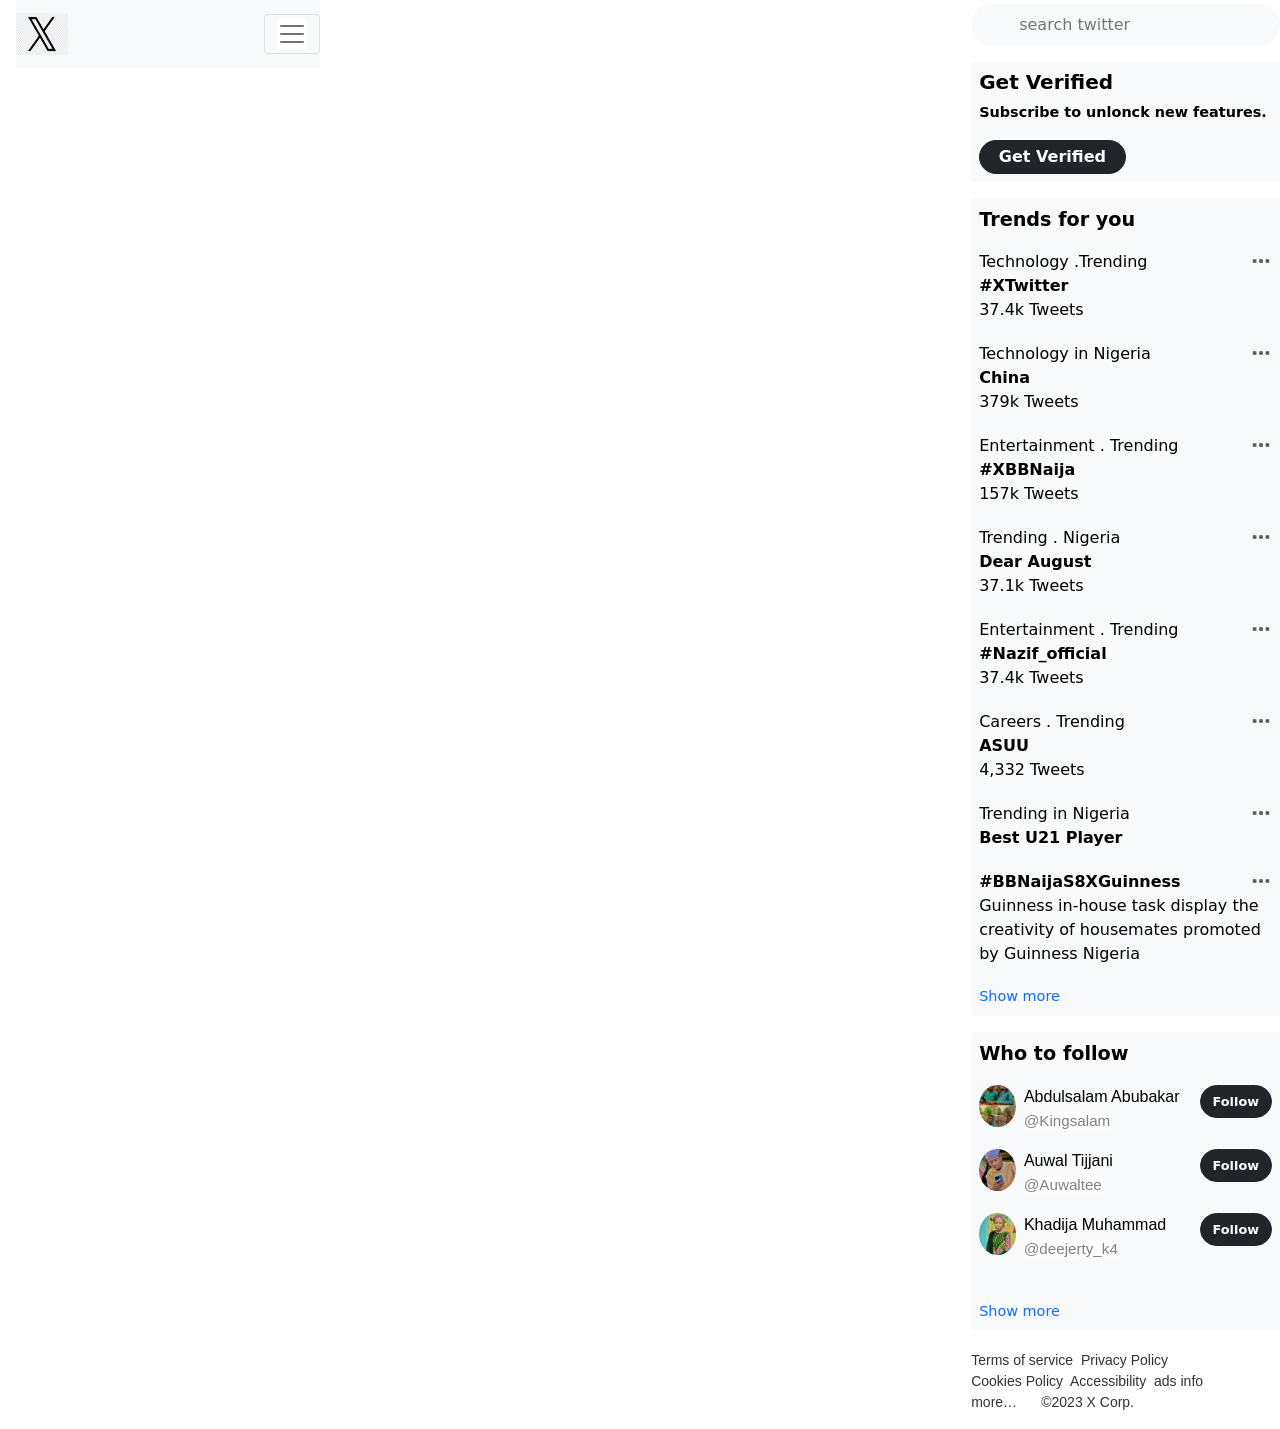
<file: admin/Explore.html>
<!DOCTYPE html>
<html lang="en">
  <head>
    <meta charset="UTF-8" />
    <meta http-equiv="X-UA-Compatible" content="IE=edge" />
    <meta name="viewport" content="width=device-width, initial-scale=1.0" />
    <title>Explore</title>
    <link rel="stylesheet" href="newone.css" />
    <link
      rel="stylesheet"
      href="./bootstrap-5.0.2-dist/bootstrap-5.0.2-dist/css/bootstrap.min.css"
    />
    <script src="./bootstrap-5.0.2-dist/bootstrap-5.0.2-dist/js/bootstrap.bundle.min.js"></script>
  </head>
  <body>
    <nav class="first">
      <div class="ms-3 navbar navbar-light bg-light">
        <a class="navbar-brand" href="twitter.html"
          ><img
            src="./images/Twitter-X-Logo-PNG.jpg"
            alt="logo"
            width="52px"
            height="42px" /></a
        ><button
          class="navbar-toggler"
          type="button"
          data-bs-toggle="collapse"
          data-bs-target="#mynavbar"
        >
          <span class="navbar-toggler-icon"></span>
        </button>
        <div class="collapse navbar-collapse" id="mynavbar">
          <ul class="navbar-nav me-auto ps-3">
            <li class="nav-item">
              <a class="nav-link d-flex active" href="index.html">
                <img
                  src="./images/home.png"
                  alt="home"
                  width="32px"
                  height="32px"
                />
                <p class="mt-1 ms-2 a">Home</p>
              </a>
            </li>
            <li class="nav-item">
              <a class="nav-link d-flex" href="Explore.html">
                <img
                  src="./images/sach.png"
                  alt="home"
                  width="32px"
                  height="32px"
                />
                <p class="ms-2 a">Explore</p>
              </a>
            </li>
            <li class="nav-item">
              <a class="nav-link d-flex" href="notification.html">
                <img
                  src="./images/notification.png"
                  alt="home"
                  width="32px"
                  height="32px"
                />
                <p class="ms-2 a">Notification</p>
              </a>
            </li>
            <li class="nav-item">
              <a class="nav-link d-flex" href="message.html">
                <img
                  src="./images/messeg.png"
                  alt="home"
                  width="32px"
                  height="32px"
                />
                <p class="ms-2 a">Messages</p>
              </a>
            </li>
            <li class="nav-item">
              <a class="nav-link d-flex" href="list.html">
                <img
                  src="./images/list.png"
                  alt="home"
                  width="32px"
                  height="32px"
                />
                <p class="ms-2 a">List</p>
              </a>
            </li>
            <li class="nav-item">
              <a class="nav-link d-flex" href="community.html">
                <img
                  src="./images/comunity.png"
                  alt="home"
                  width="32px"
                  height="32px"
                />
                <p class="ms-2 a">Community</p>
              </a>
            </li>
            <li class="nav-item">
              <a class="nav-link d-flex" href="verifiend.html">
                <img
                  src="./images/verify.png"
                  alt="home"
                  width="32px"
                  height="32px"
                />
                <p class="ms-2 a">Verified</p>
              </a>
            </li>
            <li class="nav-item">
              <a class="nav-link d-flex" href="profile.html">
                <img
                  src="./images/profile.png"
                  alt="home"
                  width="32px"
                  height="32px"
                />
                <p class="ms-2 a">Profile</p>
              </a>
            </li>
            <li class="nav-item">
              <a class="nav-link d-flex" href="#idi" data-bs-toggle="collapse">
                <img
                  src="./images/more.png"
                  alt="home"
                  width="32px"
                  height="32px"
                />
                <p class="ms-2 a">More</p>
              </a>
            </li>
            <div class="collapse" id="idi">
              <li class="nav-item">
                <a class="nav-link d-flex" href="#">
                  <img
                    src="./images/profile.png"
                    alt="home"
                    width="32px"
                    height="32px"
                  />
                  <p class="ms-2 a">others</p>
                </a>
              </li>
            </div>
            <li class="nav-item">
              <a href="#" class="nav-link">
                <button
                  type="submit"
                  class="btn btn-primary p-2 rounded-pill w-75"
                >
                  Post
                </button>
              </a>
            </li>
          </ul>
          <div class="profile__header w-100">
            <img
              src="./images/IMG_6742.JPG"
              alt="profile"
              width="42"
              height="42"
              class="profile__img rounded-circle me-2"
              style="object-fit: cover"
            />
            <div class="mt-3 nze" style="align-items: center; clear: both">
              <h3>nazif abdullahi</h3>
              <p>@nazif_official</p>
            </div>
            <div class="ms-5 naxee">
              <a href="#lft" data-bs-toggle="dropdown">
                <img
                  src="./images/icons8_menu_vertical_24px.png"
                  alt="nav"
                  width="22px"
                  height="22px"
              /></a>
              <ul class="dropdown-menu" style="margin-top: -100px">
                <li><a class="dropdown-item" href="#">Nazif abdllahi</a></li>
                <li><a class="dropdown-item" href="#">nazif_official</a></li>
              </ul>
            </div>
          </div>
        </div>
      </div>
    </nav>
    <aside class="ps-4">
      <input
        type="search"
        name="me"
        id="ayoon"
        placeholder="search twitter"
        class="form-control-plaintext mn rounded-pill bg-light ps-5 p-2 mt-1"
      />
      <div class="card bg-light border border-0 mt-3 p-2">
        <h5 style="font-weight: bold">Get Verified</h5>
        <p style="font-weight: bold; font-size: 0.9em">
          Subscribe to unlonck new features.
        </p>
        <button
          type="submit"
          class="btn btn-dark p-1 rounded-pill"
          style="width: 50%"
        >
          <b>Get Verified</b>
        </button>
      </div>
      <div class="card bg-light border border-0 mt-3 p-2">
        <p style="font-weight: bold; font-size: 1.2em">Trends for you</p>
        <div style="display: block; padding-bottom: 20px">
          <a href="#lft" data-bs-toggle="dropdown">
            <img
              src="./images/icons8_menu_vertical_24px.png"
              alt="nav"
              width="22px"
              height="22px"
              class="float-end"
          /></a>
          <ul
            class="dropdown-menu shadow rounded border-0"
            style="margin-top: -100px"
          >
            <li>
              <a class="dropdown-item" href="#">Not intressted in this</a>
            </li>
            <li>
              <a class="dropdown-item" href="#"
                >This trends is harmful or spammy</a
              >
            </li>
          </ul>
          <p class="trn">Technology .Trending</p>
          <p style="margin: 0; font-weight: bold">#XTwitter</p>
          <p class="trn">37.4k Tweets</p>
        </div>
        <div style="display: block; padding-bottom: 20px">
          <a href="#lft" data-bs-toggle="dropdown">
            <img
              src="./images/icons8_menu_vertical_24px.png"
              alt="nav"
              width="22px"
              height="22px"
              class="float-end"
          /></a>
          <ul
            class="dropdown-menu shadow rounded border-0"
            style="margin-top: -100px"
          >
            <li>
              <a class="dropdown-item" href="#">Not intressted in this</a>
            </li>
            <li>
              <a class="dropdown-item" href="#"
                >This trends is harmful or spammy</a
              >
            </li>
          </ul>
          <p class="trn" style="margin: 0">Technology in Nigeria</p>
          <p style="margin: 0; font-weight: bold">China</p>
          <p class="trn">379k Tweets</p>
        </div>
        <div style="display: block; padding-bottom: 20px">
          <a href="#lft" data-bs-toggle="dropdown">
            <img
              src="./images/icons8_menu_vertical_24px.png"
              alt="nav"
              width="22px"
              height="22px"
              class="float-end"
          /></a>
          <ul
            class="dropdown-menu shadow rounded border-0"
            style="margin-top: -100px"
          >
            <li>
              <a class="dropdown-item" href="#">Not intressted in this</a>
            </li>
            <li>
              <a class="dropdown-item" href="#"
                >This trends is harmful or spammy</a
              >
            </li>
          </ul>
          <p class="trn" style="margin: 0">Entertainment . Trending</p>
          <p style="margin: 0; font-weight: bold">#XBBNaija</p>
          <p class="trn">157k Tweets</p>
        </div>
        <div style="display: block; padding-bottom: 20px">
          <a href="#lft" data-bs-toggle="dropdown">
            <img
              src="./images/icons8_menu_vertical_24px.png"
              alt="nav"
              width="22px"
              height="22px"
              class="float-end"
          /></a>
          <ul
            class="dropdown-menu shadow rounded border-0"
            style="margin-top: -100px"
          >
            <li>
              <a class="dropdown-item" href="#">Not intressted in this</a>
            </li>
            <li>
              <a class="dropdown-item" href="#"
                >This trends is harmful or spammy</a
              >
            </li>
          </ul>
          <p class="trn">Trending . Nigeria</p>
          <p style="margin: 0; font-weight: bold">Dear August</p>
          <p class="trn">37.1k Tweets</p>
        </div>
        <div style="display: block; padding-bottom: 20px">
          <a href="#lft" data-bs-toggle="dropdown">
            <img
              src="./images/icons8_menu_vertical_24px.png"
              alt="nav"
              width="22px"
              height="22px"
              class="float-end"
          /></a>
          <ul
            class="dropdown-menu shadow rounded border-0"
            style="margin-top: -100px"
          >
            <li>
              <a class="dropdown-item" href="#">Not intressted in this</a>
            </li>
            <li>
              <a class="dropdown-item" href="#"
                >This trends is harmful or spammy</a
              >
            </li>
          </ul>
          <p class="trn">Entertainment . Trending</p>
          <p style="margin: 0; font-weight: bold">#Nazif_official</p>
          <p class="trn">37.4k Tweets</p>
        </div>
        <div style="display: block; padding-bottom: 20px">
          <a href="#lft" data-bs-toggle="dropdown">
            <img
              src="./images/icons8_menu_vertical_24px.png"
              alt="nav"
              width="22px"
              height="22px"
              class="float-end"
          /></a>
          <ul
            class="dropdown-menu shadow rounded border-0"
            style="margin-top: -100px"
          >
            <li>
              <a class="dropdown-item" href="#">Not intressted in this</a>
            </li>
            <li>
              <a class="dropdown-item" href="#"
                >This trends is harmful or spammy</a
              >
            </li>
          </ul>
          <p class="trn">Careers . Trending</p>
          <p style="margin: 0; font-weight: bold">ASUU</p>
          <p class="trn">4,332 Tweets</p>
        </div>
        <div style="display: block; padding-bottom: 20px">
          <a href="#lft" data-bs-toggle="dropdown">
            <img
              src="./images/icons8_menu_vertical_24px.png"
              alt="nav"
              width="22px"
              height="22px"
              class="float-end"
          /></a>
          <ul
            class="dropdown-menu shadow rounded border-0"
            style="margin-top: -100px"
          >
            <li>
              <a class="dropdown-item" href="#">Not intressted in this</a>
            </li>
            <li>
              <a class="dropdown-item" href="#"
                >This trends is harmful or spammy</a
              >
            </li>
          </ul>
          <p class="trn">Trending in Nigeria</p>
          <p style="margin: 0; font-weight: bold">Best U21 Player</p>
        </div>
        <div style="display: block; padding-bottom: 20px">
          <a href="#lft" data-bs-toggle="dropdown">
            <img
              src="./images/icons8_menu_vertical_24px.png"
              alt="nav"
              width="22px"
              height="22px"
              class="float-end"
          /></a>
          <ul
            class="dropdown-menu shadow rounded border-0"
            style="margin-top: -100px"
          >
            <li>
              <a class="dropdown-item" href="#">Not intressted in this</a>
            </li>
            <li>
              <a class="dropdown-item" href="#"
                >This trends is harmful or spammy</a
              >
            </li>
          </ul>
          <p style="margin: 0; font-weight: bold">#BBNaijaS8XGuinness</p>
          <p class="trn">
            Guinness in-house task display the creativity of housemates promoted
            by Guinness Nigeria
          </p>
        </div>
        <a
          href="#fst"
          class="text-primary text-decoration-none"
          style="font-size: 0.9em"
          data-bs-toggle="collapse"
          >Show more</a
        >
        <div id="fst" class="collapse">
          <div style="display: block; padding-bottom: 20px">
            <a href="#lft" data-bs-toggle="dropdown">
              <img
                src="./images/icons8_menu_vertical_24px.png"
                alt="nav"
                width="22px"
                height="22px"
                class="float-end"
            /></a>
            <ul
              class="dropdown-menu shadow rounded border-0"
              style="margin-top: -100px"
            >
              <li>
                <a class="dropdown-item" href="#">Not intressted in this</a>
              </li>
              <li>
                <a class="dropdown-item" href="#"
                  >This trends is harmful or spammy</a
                >
              </li>
            </ul>
            <p class="trn">Trending in Nigeria</p>
            <p style="margin: 0; font-weight: bold">Best U19 Player</p>
          </div>
          <div style="display: block; padding-bottom: 20px">
            <a href="#lft" data-bs-toggle="dropdown">
              <img
                src="./images/icons8_menu_vertical_24px.png"
                alt="nav"
                width="22px"
                height="22px"
                class="float-end"
            /></a>
            <ul
              class="dropdown-menu shadow rounded border-0"
              style="margin-top: -100px"
            >
              <li>
                <a class="dropdown-item" href="#">Not intressted in this</a>
              </li>
              <li>
                <a class="dropdown-item" href="#"
                  >This trends is harmful or spammy</a
                >
              </li>
            </ul>
            <div class="collapse float-end mt-2" id="elvn">
              <p>delete</p>
            </div>
            <p style="margin: 0; font-weight: bold">#Guinness</p>
            <p class="trn">
              Guinness in-house task display the creativity of housemates
              promoted by Guinness Nigeria
            </p>
          </div>
        </div>
      </div>
      <div class="card bg-light border border-0 mt-3 p-2">
        <p style="font-weight: bold; font-size: 1.2em">Who to follow</p>
        <div class="d-flex">
          <img
            src="./images/abdulsalam.jpg"
            alt="profile"
            width="42px"
            height="42px"
            class="rounded-circle"
            style="object-fit: cover"
          />

          <div class="cbd w-100">
            <button
              type="button"
              class="btn btn-dark rounded-pill"
              style="float: right; font-size: 0.8em"
            >
              <b>Follow</b>
            </button>
            <p class="b ms-2" style="font-family: Arial, Helvetica, sans-serif">
              Abdulsalam Abubakar <br />
              <span style="font-size: 0.95em; color: gray">@Kingsalam</span>
            </p>
          </div>
        </div>
        <div class="d-flex">
          <img
            src="./images/IMG_E0046.JPG"
            alt="profile"
            width="42px"
            height="42px"
            class="rounded-circle"
            style="object-fit: cover"
          />

          <div class="cbd w-100 clearfix">
            <button
              type="button"
              class="btn btn-dark rounded-pill float-end"
              style="font-size: 0.8em"
            >
              <b>Follow</b>
            </button>
            <p class="b ms-2" style="font-family: Arial, Helvetica, sans-serif">
              Auwal Tijjani
              <br />
              <span style="font-size: 0.95em; color: gray">@Auwaltee</span>
            </p>
          </div>
        </div>
        <div class="d-flex">
          <img
            src="./images/2347018559312_status_f7ece1bbc53a463f92b286ea71fda2f2.jpg"
            alt="profile"
            width="42px"
            height="42px"
            class="rounded-circle"
            style="object-fit: cover"
          />

          <div class="cbd w-100 clearfix">
            <button
              type="button"
              class="btn btn-dark rounded-pill float-end"
              style="font-size: 0.8em"
            >
              <b>Follow</b>
            </button>
            <p class="b ms-2" style="font-family: Arial, Helvetica, sans-serif">
              Khadija Muhammad <br />
              <span style="font-size: 0.95em; color: gray">@deejerty_k4</span>
            </p>
            <br />
          </div>
        </div>

        <a
          href="#demo"
          class="text-primary text-decoration-none"
          style="font-size: 0.9em"
          data-bs-toggle="collapse"
          >Show more</a
        >
        <div id="demo" class="collapse">
          <div class="d-flex">
            <img
              src="./images/2348038949065_status_424f9beb93b0489f85f80d8e1ca120ec.jpg"
              alt="profile"
              width="42px"
              height="42px"
              class="rounded-circle"
              style="object-fit: cover"
            />

            <div class="cbd w-100 clearfix">
              <button
                type="button"
                class="btn btn-dark rounded-pill float-end"
                style="font-size: 0.8em"
              >
                <b>Follow</b>
              </button>
              <p
                class="b ms-2"
                style="font-family: Arial, Helvetica, sans-serif"
              >
                Mustapha Tijjani <br />
                <span style="font-size: 0.95em; color: gray">@aeropay</span>
              </p>
            </div>
          </div>
          <div class="d-flex">
            <img
              src="./images/IMG_5877-1.JPG"
              alt="profile"
              width="42px"
              height="42px"
              class="rounded-circle"
              style="object-fit: cover"
            />

            <div class="cbd w-100 clearfix">
              <button
                type="button"
                class="btn btn-dark rounded-pill float-end"
                style="font-size: 0.8em"
              >
                <b>Follow</b>
              </button>
              <p
                class="b ms-2"
                style="font-family: Arial, Helvetica, sans-serif"
              >
                Bashir Muhammad jibril <br />
                <span style="font-size: 0.95em; color: gray">@beeblaq</span>
              </p>
            </div>
          </div>
          <div class="d-flex">
            <img
              src="./images/a0c96fc2-8a29-497e-97fb-608f2d28ad7e.jpg"
              alt="profile"
              width="42px"
              height="42px"
              class="rounded-circle"
              style="object-fit: cover"
            />

            <div class="cbd w-100 clearfix">
              <button
                type="button"
                class="btn btn-dark rounded-pill float-end"
                style="font-size: 0.8em"
              >
                <b>Follow</b>
              </button>
              <p
                class="b ms-2"
                style="font-family: Arial, Helvetica, sans-serif"
              >
                Jamila abdullahi <br />
                <span style="font-size: 0.95em; color: gray">@meelah</span>
              </p>
            </div>
          </div>
        </div>
      </div>
      <pre
        style="
          opacity: 0.8;
          font-family: Verdana, Geneva, Tahoma, sans-serif;
          padding-top: 20px;
        "
      >
Terms of service  Privacy Policy
Cookies Policy  Accessibility  ads info
more…	  ©2023 X Corp.
</pre
      >
    </aside>
  </body>
</html>
</file>
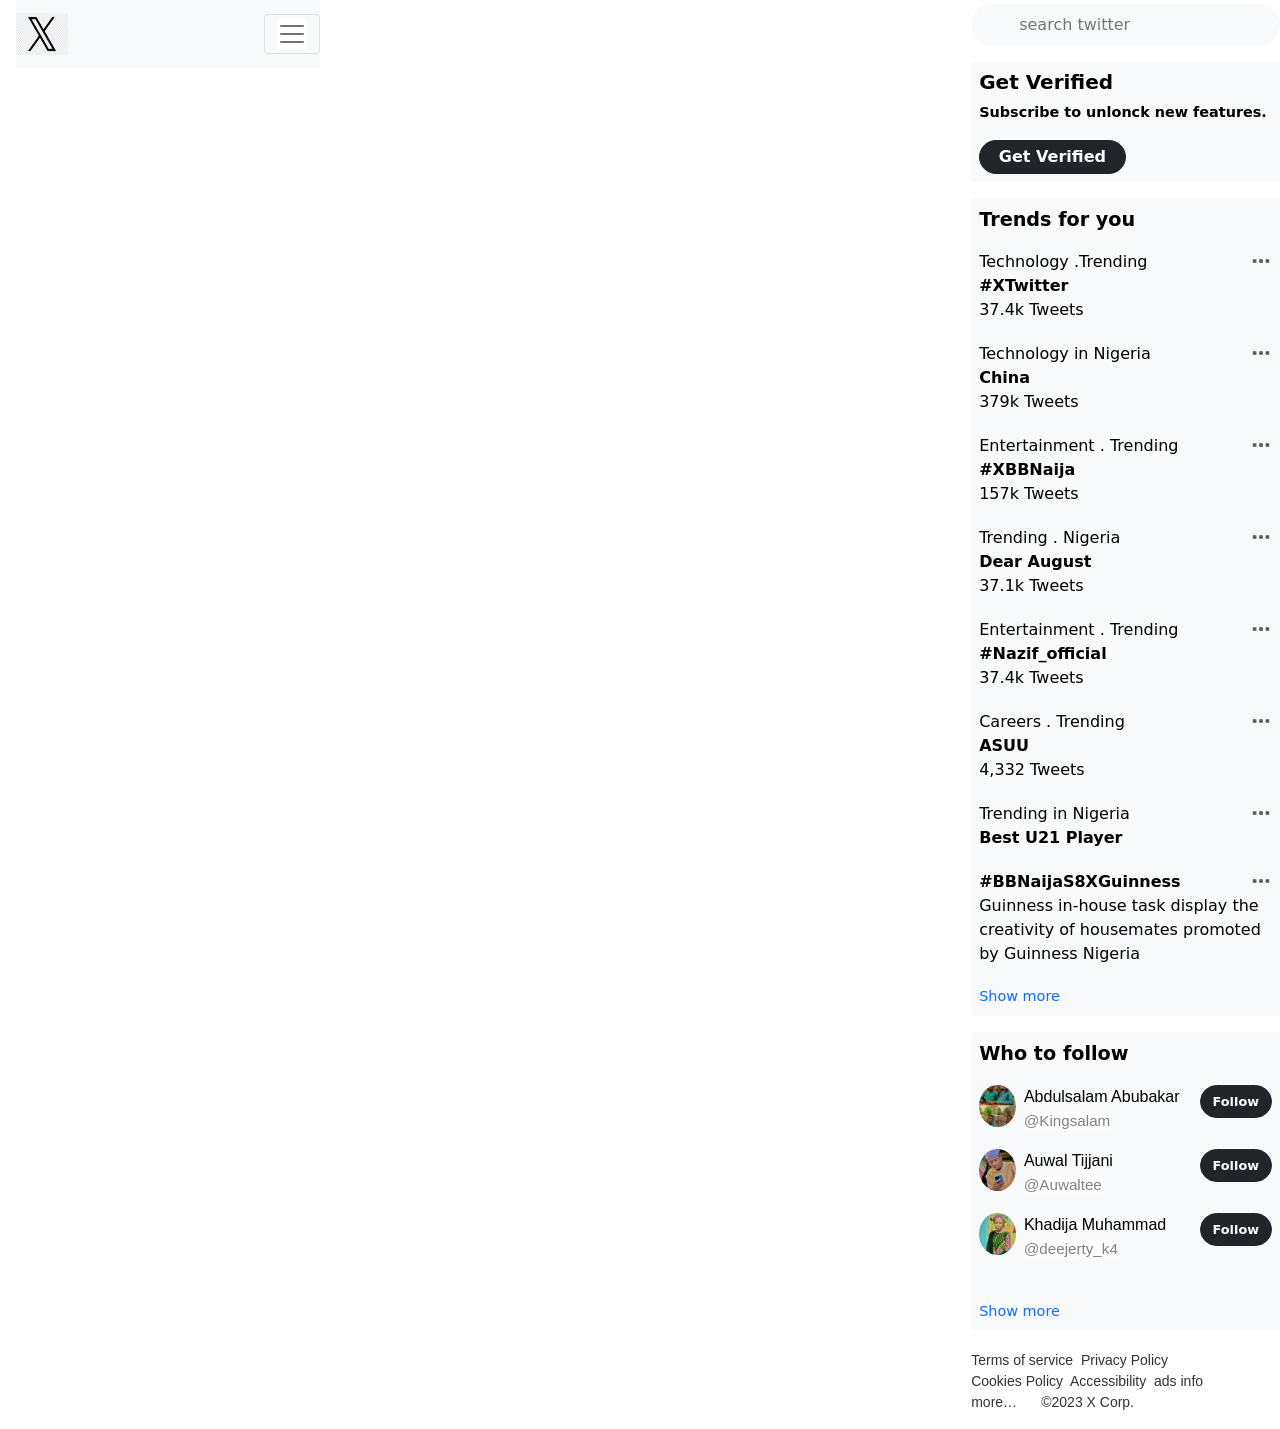
<file: admin/list.html>
<!DOCTYPE html>
<html lang="en">
  <head>
    <meta charset="UTF-8" />
    <meta http-equiv="X-UA-Compatible" content="IE=edge" />
    <meta name="viewport" content="width=device-width, initial-scale=1.0" />
    <title>list</title>
    <link rel="stylesheet" href="newone.css" />
    <link
      rel="stylesheet"
      href="./bootstrap-5.0.2-dist/bootstrap-5.0.2-dist/css/bootstrap.min.css"
    />
    <script src="./bootstrap-5.0.2-dist/bootstrap-5.0.2-dist/js/bootstrap.bundle.min.js"></script>
  </head>
  <body>
    <nav class="first">
      <div class="ms-3 navbar navbar-light bg-light">
        <a class="navbar-brand" href="twitter.html"
          ><img
            src="./images/Twitter-X-Logo-PNG.jpg"
            alt="logo"
            width="52px"
            height="42px" /></a
        ><button
          class="navbar-toggler"
          type="button"
          data-bs-toggle="collapse"
          data-bs-target="#mynavbar"
        >
          <span class="navbar-toggler-icon"></span>
        </button>
        <div class="collapse navbar-collapse" id="mynavbar">
          <ul class="navbar-nav me-auto ps-3">
            <li class="nav-item">
              <a class="nav-link d-flex active" href="index.html">
                <img
                  src="./images/home.png"
                  alt="home"
                  width="32px"
                  height="32px"
                />
                <p class="mt-1 ms-2 a">Home</p>
              </a>
            </li>
            <li class="nav-item">
              <a class="nav-link d-flex" href="Explore.html">
                <img
                  src="./images/sach.png"
                  alt="home"
                  width="32px"
                  height="32px"
                />
                <p class="ms-2 a">Explore</p>
              </a>
            </li>
            <li class="nav-item">
              <a class="nav-link d-flex" href="notification.html">
                <img
                  src="./images/notification.png"
                  alt="home"
                  width="32px"
                  height="32px"
                />
                <p class="ms-2 a">Notification</p>
              </a>
            </li>
            <li class="nav-item">
              <a class="nav-link d-flex" href="message.html">
                <img
                  src="./images/messeg.png"
                  alt="home"
                  width="32px"
                  height="32px"
                />
                <p class="ms-2 a">Messages</p>
              </a>
            </li>
            <li class="nav-item">
              <a class="nav-link d-flex" href="list.html">
                <img
                  src="./images/list.png"
                  alt="home"
                  width="32px"
                  height="32px"
                />
                <p class="ms-2 a">List</p>
              </a>
            </li>
            <li class="nav-item">
              <a class="nav-link d-flex" href="community.html">
                <img
                  src="./images/comunity.png"
                  alt="home"
                  width="32px"
                  height="32px"
                />
                <p class="ms-2 a">Community</p>
              </a>
            </li>
            <li class="nav-item">
              <a class="nav-link d-flex" href="verifiend.html">
                <img
                  src="./images/verify.png"
                  alt="home"
                  width="32px"
                  height="32px"
                />
                <p class="ms-2 a">Verified</p>
              </a>
            </li>
            <li class="nav-item">
              <a class="nav-link d-flex" href="profile.html">
                <img
                  src="./images/profile.png"
                  alt="home"
                  width="32px"
                  height="32px"
                />
                <p class="ms-2 a">Profile</p>
              </a>
            </li>
            <li class="nav-item">
              <a class="nav-link d-flex" href="#idi" data-bs-toggle="collapse">
                <img
                  src="./images/more.png"
                  alt="home"
                  width="32px"
                  height="32px"
                />
                <p class="ms-2 a">More</p>
              </a>
            </li>
            <div class="collapse" id="idi">
              <li class="nav-item">
                <a class="nav-link d-flex" href="#">
                  <img
                    src="./images/profile.png"
                    alt="home"
                    width="32px"
                    height="32px"
                  />
                  <p class="ms-2 a">others</p>
                </a>
              </li>
            </div>
            <li class="nav-item">
              <a href="#" class="nav-link">
                <button
                  type="submit"
                  class="btn btn-primary p-2 rounded-pill w-75"
                >
                  Post
                </button>
              </a>
            </li>
          </ul>
          <div class="profile__header w-100">
            <img
              src="./images/IMG_6742.JPG"
              alt="profile"
              width="42"
              height="42"
              class="profile__img rounded-circle me-2"
              style="object-fit: cover"
            />
            <div class="mt-3 nze" style="align-items: center; clear: both">
              <h3>nazif abdullahi</h3>
              <p>@nazif_official</p>
            </div>
            <div class="ms-5 naxee">
              <a href="#lft" data-bs-toggle="dropdown">
                <img
                  src="./images/icons8_menu_vertical_24px.png"
                  alt="nav"
                  width="22px"
                  height="22px"
              /></a>
              <ul class="dropdown-menu" style="margin-top: -100px">
                <li><a class="dropdown-item" href="#">Nazif abdllahi</a></li>
                <li><a class="dropdown-item" href="#">nazif_official</a></li>
              </ul>
            </div>
          </div>
        </div>
      </div>
    </nav>
    <aside class="ps-4">
      <input
        type="search"
        name="me"
        id="ayoon"
        placeholder="search twitter"
        class="form-control-plaintext mn rounded-pill bg-light ps-5 p-2 mt-1"
      />
      <div class="card bg-light border border-0 mt-3 p-2">
        <h5 style="font-weight: bold">Get Verified</h5>
        <p style="font-weight: bold; font-size: 0.9em">
          Subscribe to unlonck new features.
        </p>
        <button
          type="submit"
          class="btn btn-dark p-1 rounded-pill"
          style="width: 50%"
        >
          <b>Get Verified</b>
        </button>
      </div>
      <div class="card bg-light border border-0 mt-3 p-2">
        <p style="font-weight: bold; font-size: 1.2em">Trends for you</p>
        <div style="display: block; padding-bottom: 20px">
          <a href="#lft" data-bs-toggle="dropdown">
            <img
              src="./images/icons8_menu_vertical_24px.png"
              alt="nav"
              width="22px"
              height="22px"
              class="float-end"
          /></a>
          <ul
            class="dropdown-menu shadow rounded border-0"
            style="margin-top: -100px"
          >
            <li>
              <a class="dropdown-item" href="#">Not intressted in this</a>
            </li>
            <li>
              <a class="dropdown-item" href="#"
                >This trends is harmful or spammy</a
              >
            </li>
          </ul>
          <p class="trn">Technology .Trending</p>
          <p style="margin: 0; font-weight: bold">#XTwitter</p>
          <p class="trn">37.4k Tweets</p>
        </div>
        <div style="display: block; padding-bottom: 20px">
          <a href="#lft" data-bs-toggle="dropdown">
            <img
              src="./images/icons8_menu_vertical_24px.png"
              alt="nav"
              width="22px"
              height="22px"
              class="float-end"
          /></a>
          <ul
            class="dropdown-menu shadow rounded border-0"
            style="margin-top: -100px"
          >
            <li>
              <a class="dropdown-item" href="#">Not intressted in this</a>
            </li>
            <li>
              <a class="dropdown-item" href="#"
                >This trends is harmful or spammy</a
              >
            </li>
          </ul>
          <p class="trn" style="margin: 0">Technology in Nigeria</p>
          <p style="margin: 0; font-weight: bold">China</p>
          <p class="trn">379k Tweets</p>
        </div>
        <div style="display: block; padding-bottom: 20px">
          <a href="#lft" data-bs-toggle="dropdown">
            <img
              src="./images/icons8_menu_vertical_24px.png"
              alt="nav"
              width="22px"
              height="22px"
              class="float-end"
          /></a>
          <ul
            class="dropdown-menu shadow rounded border-0"
            style="margin-top: -100px"
          >
            <li>
              <a class="dropdown-item" href="#">Not intressted in this</a>
            </li>
            <li>
              <a class="dropdown-item" href="#"
                >This trends is harmful or spammy</a
              >
            </li>
          </ul>
          <p class="trn" style="margin: 0">Entertainment . Trending</p>
          <p style="margin: 0; font-weight: bold">#XBBNaija</p>
          <p class="trn">157k Tweets</p>
        </div>
        <div style="display: block; padding-bottom: 20px">
          <a href="#lft" data-bs-toggle="dropdown">
            <img
              src="./images/icons8_menu_vertical_24px.png"
              alt="nav"
              width="22px"
              height="22px"
              class="float-end"
          /></a>
          <ul
            class="dropdown-menu shadow rounded border-0"
            style="margin-top: -100px"
          >
            <li>
              <a class="dropdown-item" href="#">Not intressted in this</a>
            </li>
            <li>
              <a class="dropdown-item" href="#"
                >This trends is harmful or spammy</a
              >
            </li>
          </ul>
          <p class="trn">Trending . Nigeria</p>
          <p style="margin: 0; font-weight: bold">Dear August</p>
          <p class="trn">37.1k Tweets</p>
        </div>
        <div style="display: block; padding-bottom: 20px">
          <a href="#lft" data-bs-toggle="dropdown">
            <img
              src="./images/icons8_menu_vertical_24px.png"
              alt="nav"
              width="22px"
              height="22px"
              class="float-end"
          /></a>
          <ul
            class="dropdown-menu shadow rounded border-0"
            style="margin-top: -100px"
          >
            <li>
              <a class="dropdown-item" href="#">Not intressted in this</a>
            </li>
            <li>
              <a class="dropdown-item" href="#"
                >This trends is harmful or spammy</a
              >
            </li>
          </ul>
          <p class="trn">Entertainment . Trending</p>
          <p style="margin: 0; font-weight: bold">#Nazif_official</p>
          <p class="trn">37.4k Tweets</p>
        </div>
        <div style="display: block; padding-bottom: 20px">
          <a href="#lft" data-bs-toggle="dropdown">
            <img
              src="./images/icons8_menu_vertical_24px.png"
              alt="nav"
              width="22px"
              height="22px"
              class="float-end"
          /></a>
          <ul
            class="dropdown-menu shadow rounded border-0"
            style="margin-top: -100px"
          >
            <li>
              <a class="dropdown-item" href="#">Not intressted in this</a>
            </li>
            <li>
              <a class="dropdown-item" href="#"
                >This trends is harmful or spammy</a
              >
            </li>
          </ul>
          <p class="trn">Careers . Trending</p>
          <p style="margin: 0; font-weight: bold">ASUU</p>
          <p class="trn">4,332 Tweets</p>
        </div>
        <div style="display: block; padding-bottom: 20px">
          <a href="#lft" data-bs-toggle="dropdown">
            <img
              src="./images/icons8_menu_vertical_24px.png"
              alt="nav"
              width="22px"
              height="22px"
              class="float-end"
          /></a>
          <ul
            class="dropdown-menu shadow rounded border-0"
            style="margin-top: -100px"
          >
            <li>
              <a class="dropdown-item" href="#">Not intressted in this</a>
            </li>
            <li>
              <a class="dropdown-item" href="#"
                >This trends is harmful or spammy</a
              >
            </li>
          </ul>
          <p class="trn">Trending in Nigeria</p>
          <p style="margin: 0; font-weight: bold">Best U21 Player</p>
        </div>
        <div style="display: block; padding-bottom: 20px">
          <a href="#lft" data-bs-toggle="dropdown">
            <img
              src="./images/icons8_menu_vertical_24px.png"
              alt="nav"
              width="22px"
              height="22px"
              class="float-end"
          /></a>
          <ul
            class="dropdown-menu shadow rounded border-0"
            style="margin-top: -100px"
          >
            <li>
              <a class="dropdown-item" href="#">Not intressted in this</a>
            </li>
            <li>
              <a class="dropdown-item" href="#"
                >This trends is harmful or spammy</a
              >
            </li>
          </ul>
          <p style="margin: 0; font-weight: bold">#BBNaijaS8XGuinness</p>
          <p class="trn">
            Guinness in-house task display the creativity of housemates promoted
            by Guinness Nigeria
          </p>
        </div>
        <a
          href="#fst"
          class="text-primary text-decoration-none"
          style="font-size: 0.9em"
          data-bs-toggle="collapse"
          >Show more</a
        >
        <div id="fst" class="collapse">
          <div style="display: block; padding-bottom: 20px">
            <a href="#lft" data-bs-toggle="dropdown">
              <img
                src="./images/icons8_menu_vertical_24px.png"
                alt="nav"
                width="22px"
                height="22px"
                class="float-end"
            /></a>
            <ul
              class="dropdown-menu shadow rounded border-0"
              style="margin-top: -100px"
            >
              <li>
                <a class="dropdown-item" href="#">Not intressted in this</a>
              </li>
              <li>
                <a class="dropdown-item" href="#"
                  >This trends is harmful or spammy</a
                >
              </li>
            </ul>
            <p class="trn">Trending in Nigeria</p>
            <p style="margin: 0; font-weight: bold">Best U19 Player</p>
          </div>
          <div style="display: block; padding-bottom: 20px">
            <a href="#lft" data-bs-toggle="dropdown">
              <img
                src="./images/icons8_menu_vertical_24px.png"
                alt="nav"
                width="22px"
                height="22px"
                class="float-end"
            /></a>
            <ul
              class="dropdown-menu shadow rounded border-0"
              style="margin-top: -100px"
            >
              <li>
                <a class="dropdown-item" href="#">Not intressted in this</a>
              </li>
              <li>
                <a class="dropdown-item" href="#"
                  >This trends is harmful or spammy</a
                >
              </li>
            </ul>
            <div class="collapse float-end mt-2" id="elvn">
              <p>delete</p>
            </div>
            <p style="margin: 0; font-weight: bold">#Guinness</p>
            <p class="trn">
              Guinness in-house task display the creativity of housemates
              promoted by Guinness Nigeria
            </p>
          </div>
        </div>
      </div>
      <div class="card bg-light border border-0 mt-3 p-2">
        <p style="font-weight: bold; font-size: 1.2em">Who to follow</p>
        <div class="d-flex">
          <img
            src="./images/abdulsalam.jpg"
            alt="profile"
            width="42px"
            height="42px"
            class="rounded-circle"
            style="object-fit: cover"
          />

          <div class="cbd w-100">
            <button
              type="button"
              class="btn btn-dark rounded-pill"
              style="float: right; font-size: 0.8em"
            >
              <b>Follow</b>
            </button>
            <p class="b ms-2" style="font-family: Arial, Helvetica, sans-serif">
              Abdulsalam Abubakar <br />
              <span style="font-size: 0.95em; color: gray">@Kingsalam</span>
            </p>
          </div>
        </div>
        <div class="d-flex">
          <img
            src="./images/IMG_E0046.JPG"
            alt="profile"
            width="42px"
            height="42px"
            class="rounded-circle"
            style="object-fit: cover"
          />

          <div class="cbd w-100 clearfix">
            <button
              type="button"
              class="btn btn-dark rounded-pill float-end"
              style="font-size: 0.8em"
            >
              <b>Follow</b>
            </button>
            <p class="b ms-2" style="font-family: Arial, Helvetica, sans-serif">
              Auwal Tijjani
              <br />
              <span style="font-size: 0.95em; color: gray">@Auwaltee</span>
            </p>
          </div>
        </div>
        <div class="d-flex">
          <img
            src="./images/2347018559312_status_f7ece1bbc53a463f92b286ea71fda2f2.jpg"
            alt="profile"
            width="42px"
            height="42px"
            class="rounded-circle"
            style="object-fit: cover"
          />

          <div class="cbd w-100 clearfix">
            <button
              type="button"
              class="btn btn-dark rounded-pill float-end"
              style="font-size: 0.8em"
            >
              <b>Follow</b>
            </button>
            <p class="b ms-2" style="font-family: Arial, Helvetica, sans-serif">
              Khadija Muhammad <br />
              <span style="font-size: 0.95em; color: gray">@deejerty_k4</span>
            </p>
            <br />
          </div>
        </div>

        <a
          href="#demo"
          class="text-primary text-decoration-none"
          style="font-size: 0.9em"
          data-bs-toggle="collapse"
          >Show more</a
        >
        <div id="demo" class="collapse">
          <div class="d-flex">
            <img
              src="./images/2348038949065_status_424f9beb93b0489f85f80d8e1ca120ec.jpg"
              alt="profile"
              width="42px"
              height="42px"
              class="rounded-circle"
              style="object-fit: cover"
            />

            <div class="cbd w-100 clearfix">
              <button
                type="button"
                class="btn btn-dark rounded-pill float-end"
                style="font-size: 0.8em"
              >
                <b>Follow</b>
              </button>
              <p
                class="b ms-2"
                style="font-family: Arial, Helvetica, sans-serif"
              >
                Mustapha Tijjani <br />
                <span style="font-size: 0.95em; color: gray">@aeropay</span>
              </p>
            </div>
          </div>
          <div class="d-flex">
            <img
              src="./images/IMG_5877-1.JPG"
              alt="profile"
              width="42px"
              height="42px"
              class="rounded-circle"
              style="object-fit: cover"
            />

            <div class="cbd w-100 clearfix">
              <button
                type="button"
                class="btn btn-dark rounded-pill float-end"
                style="font-size: 0.8em"
              >
                <b>Follow</b>
              </button>
              <p
                class="b ms-2"
                style="font-family: Arial, Helvetica, sans-serif"
              >
                Bashir Muhammad jibril <br />
                <span style="font-size: 0.95em; color: gray">@beeblaq</span>
              </p>
            </div>
          </div>
          <div class="d-flex">
            <img
              src="./images/a0c96fc2-8a29-497e-97fb-608f2d28ad7e.jpg"
              alt="profile"
              width="42px"
              height="42px"
              class="rounded-circle"
              style="object-fit: cover"
            />

            <div class="cbd w-100 clearfix">
              <button
                type="button"
                class="btn btn-dark rounded-pill float-end"
                style="font-size: 0.8em"
              >
                <b>Follow</b>
              </button>
              <p
                class="b ms-2"
                style="font-family: Arial, Helvetica, sans-serif"
              >
                Jamila abdullahi <br />
                <span style="font-size: 0.95em; color: gray">@meelah</span>
              </p>
            </div>
          </div>
        </div>
      </div>
      <pre
        style="
          opacity: 0.8;
          font-family: Verdana, Geneva, Tahoma, sans-serif;
          padding-top: 20px;
        "
      >
Terms of service  Privacy Policy
Cookies Policy  Accessibility  ads info
more…	  ©2023 X Corp.
</pre
      >
    </aside>
  </body>
</html>
</file>
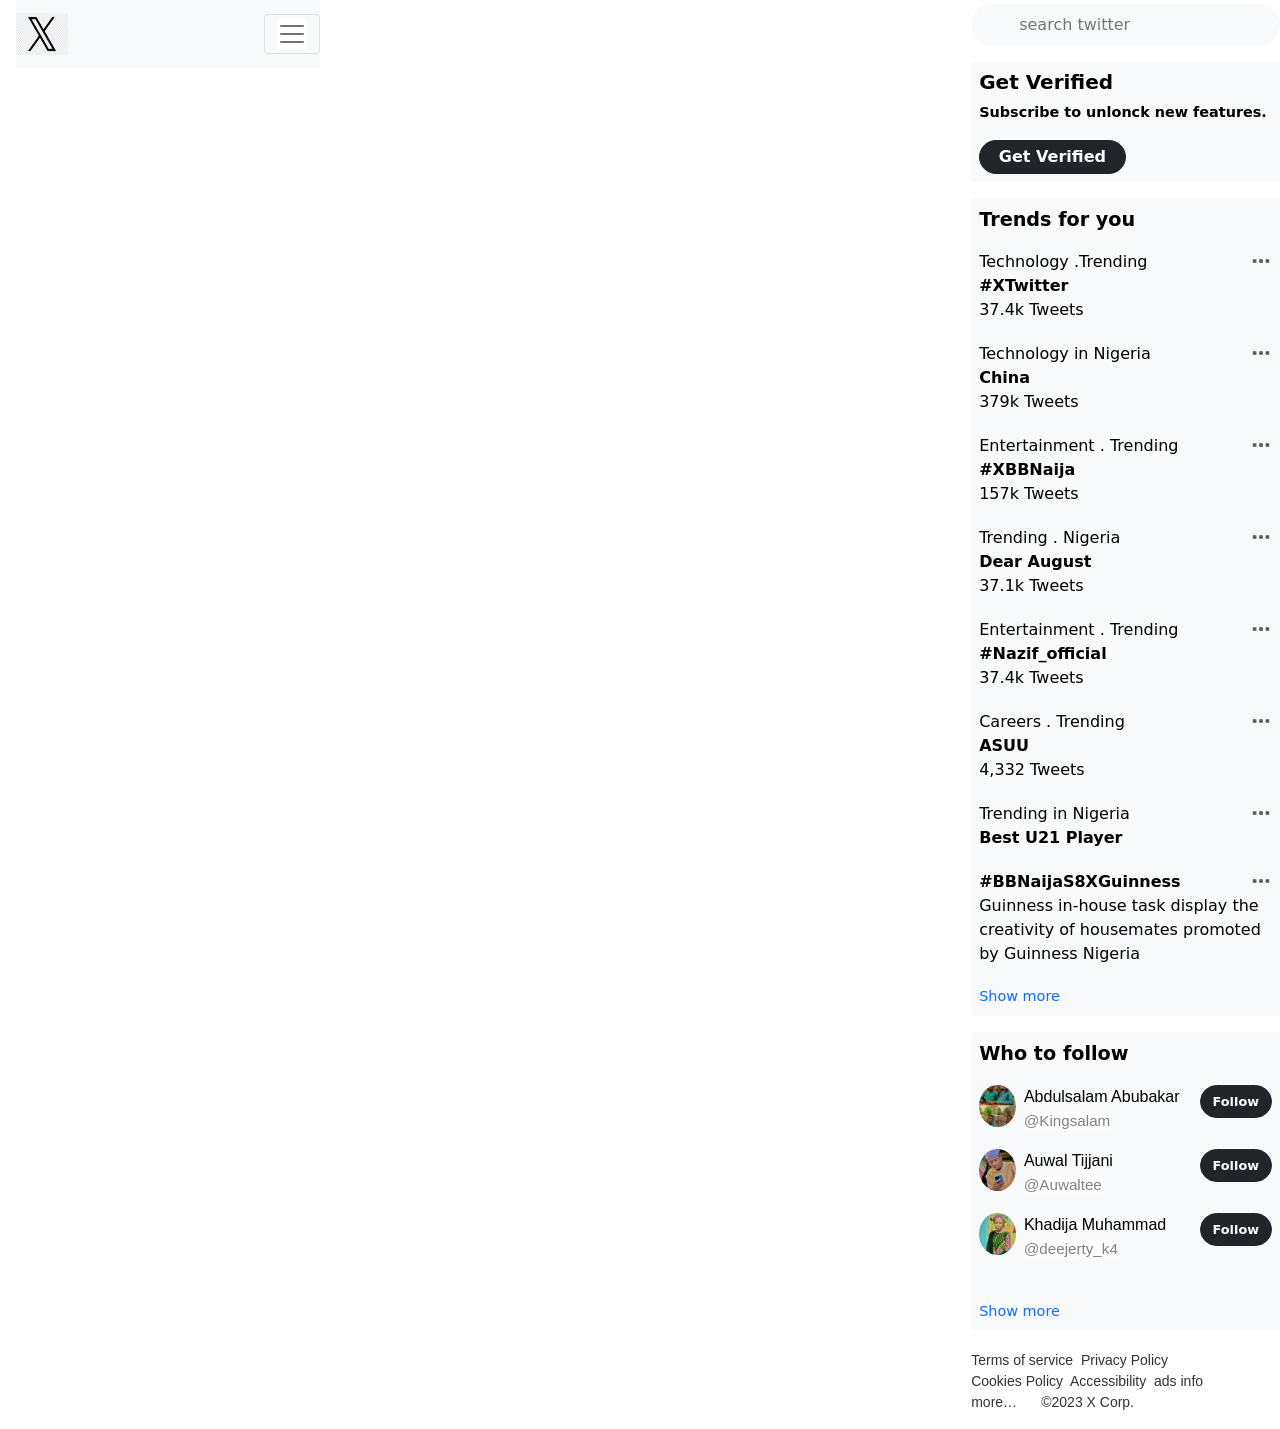
<file: admin/message.html>
<!DOCTYPE html>
<html lang="en">
  <head>
    <meta charset="UTF-8" />
    <meta http-equiv="X-UA-Compatible" content="IE=edge" />
    <meta name="viewport" content="width=device-width, initial-scale=1.0" />
    <title>message</title>
    <link rel="stylesheet" href="newone.css" />
    <link
      rel="stylesheet"
      href="./bootstrap-5.0.2-dist/bootstrap-5.0.2-dist/css/bootstrap.min.css"
    />
    <script src="./bootstrap-5.0.2-dist/bootstrap-5.0.2-dist/js/bootstrap.bundle.min.js"></script>
  </head>
  <body>
    <nav class="first">
      <div class="ms-3 navbar navbar-light bg-light">
        <a class="navbar-brand" href="twitter.html"
          ><img
            src="./images/Twitter-X-Logo-PNG.jpg"
            alt="logo"
            width="52px"
            height="42px" /></a
        ><button
          class="navbar-toggler"
          type="button"
          data-bs-toggle="collapse"
          data-bs-target="#mynavbar"
        >
          <span class="navbar-toggler-icon"></span>
        </button>
        <div class="collapse navbar-collapse" id="mynavbar">
          <ul class="navbar-nav me-auto ps-3">
            <li class="nav-item">
              <a class="nav-link d-flex active" href="index.html">
                <img
                  src="./images/home.png"
                  alt="home"
                  width="32px"
                  height="32px"
                />
                <p class="mt-1 ms-2 a">Home</p>
              </a>
            </li>
            <li class="nav-item">
              <a class="nav-link d-flex" href="Explore.html">
                <img
                  src="./images/sach.png"
                  alt="home"
                  width="32px"
                  height="32px"
                />
                <p class="ms-2 a">Explore</p>
              </a>
            </li>
            <li class="nav-item">
              <a class="nav-link d-flex" href="notification.html">
                <img
                  src="./images/notification.png"
                  alt="home"
                  width="32px"
                  height="32px"
                />
                <p class="ms-2 a">Notification</p>
              </a>
            </li>
            <li class="nav-item">
              <a class="nav-link d-flex" href="message.html">
                <img
                  src="./images/messeg.png"
                  alt="home"
                  width="32px"
                  height="32px"
                />
                <p class="ms-2 a">Messages</p>
              </a>
            </li>
            <li class="nav-item">
              <a class="nav-link d-flex" href="list.html">
                <img
                  src="./images/list.png"
                  alt="home"
                  width="32px"
                  height="32px"
                />
                <p class="ms-2 a">List</p>
              </a>
            </li>
            <li class="nav-item">
              <a class="nav-link d-flex" href="community.html">
                <img
                  src="./images/comunity.png"
                  alt="home"
                  width="32px"
                  height="32px"
                />
                <p class="ms-2 a">Community</p>
              </a>
            </li>
            <li class="nav-item">
              <a class="nav-link d-flex" href="verifiend.html">
                <img
                  src="./images/verify.png"
                  alt="home"
                  width="32px"
                  height="32px"
                />
                <p class="ms-2 a">Verified</p>
              </a>
            </li>
            <li class="nav-item">
              <a class="nav-link d-flex" href="profile.html">
                <img
                  src="./images/profile.png"
                  alt="home"
                  width="32px"
                  height="32px"
                />
                <p class="ms-2 a">Profile</p>
              </a>
            </li>
            <li class="nav-item">
              <a class="nav-link d-flex" href="#idi" data-bs-toggle="collapse">
                <img
                  src="./images/more.png"
                  alt="home"
                  width="32px"
                  height="32px"
                />
                <p class="ms-2 a">More</p>
              </a>
            </li>
            <div class="collapse" id="idi">
              <li class="nav-item">
                <a class="nav-link d-flex" href="#">
                  <img
                    src="./images/profile.png"
                    alt="home"
                    width="32px"
                    height="32px"
                  />
                  <p class="ms-2 a">others</p>
                </a>
              </li>
            </div>
            <li class="nav-item">
              <a href="#" class="nav-link">
                <button
                  type="submit"
                  class="btn btn-primary p-2 rounded-pill w-75"
                >
                  Post
                </button>
              </a>
            </li>
          </ul>
          <div class="profile__header w-100">
            <img
              src="./images/IMG_6742.JPG"
              alt="profile"
              width="42"
              height="42"
              class="profile__img rounded-circle me-2"
              style="object-fit: cover"
            />
            <div class="mt-3 nze" style="align-items: center; clear: both">
              <h3>nazif abdullahi</h3>
              <p>@nazif_official</p>
            </div>
            <div class="ms-5 naxee">
              <a href="#lft" data-bs-toggle="dropdown">
                <img
                  src="./images/icons8_menu_vertical_24px.png"
                  alt="nav"
                  width="22px"
                  height="22px"
              /></a>
              <ul class="dropdown-menu" style="margin-top: -100px">
                <li><a class="dropdown-item" href="#">Nazif abdllahi</a></li>
                <li><a class="dropdown-item" href="#">nazif_official</a></li>
              </ul>
            </div>
          </div>
        </div>
      </div>
    </nav>
    <aside class="ps-4">
      <input
        type="search"
        name="me"
        id="ayoon"
        placeholder="search twitter"
        class="form-control-plaintext mn rounded-pill bg-light ps-5 p-2 mt-1"
      />
      <div class="card bg-light border border-0 mt-3 p-2">
        <h5 style="font-weight: bold">Get Verified</h5>
        <p style="font-weight: bold; font-size: 0.9em">
          Subscribe to unlonck new features.
        </p>
        <button
          type="submit"
          class="btn btn-dark p-1 rounded-pill"
          style="width: 50%"
        >
          <b>Get Verified</b>
        </button>
      </div>
      <div class="card bg-light border border-0 mt-3 p-2">
        <p style="font-weight: bold; font-size: 1.2em">Trends for you</p>
        <div style="display: block; padding-bottom: 20px">
          <a href="#lft" data-bs-toggle="dropdown">
            <img
              src="./images/icons8_menu_vertical_24px.png"
              alt="nav"
              width="22px"
              height="22px"
              class="float-end"
          /></a>
          <ul
            class="dropdown-menu shadow rounded border-0"
            style="margin-top: -100px"
          >
            <li>
              <a class="dropdown-item" href="#">Not intressted in this</a>
            </li>
            <li>
              <a class="dropdown-item" href="#"
                >This trends is harmful or spammy</a
              >
            </li>
          </ul>
          <p class="trn">Technology .Trending</p>
          <p style="margin: 0; font-weight: bold">#XTwitter</p>
          <p class="trn">37.4k Tweets</p>
        </div>
        <div style="display: block; padding-bottom: 20px">
          <a href="#lft" data-bs-toggle="dropdown">
            <img
              src="./images/icons8_menu_vertical_24px.png"
              alt="nav"
              width="22px"
              height="22px"
              class="float-end"
          /></a>
          <ul
            class="dropdown-menu shadow rounded border-0"
            style="margin-top: -100px"
          >
            <li>
              <a class="dropdown-item" href="#">Not intressted in this</a>
            </li>
            <li>
              <a class="dropdown-item" href="#"
                >This trends is harmful or spammy</a
              >
            </li>
          </ul>
          <p class="trn" style="margin: 0">Technology in Nigeria</p>
          <p style="margin: 0; font-weight: bold">China</p>
          <p class="trn">379k Tweets</p>
        </div>
        <div style="display: block; padding-bottom: 20px">
          <a href="#lft" data-bs-toggle="dropdown">
            <img
              src="./images/icons8_menu_vertical_24px.png"
              alt="nav"
              width="22px"
              height="22px"
              class="float-end"
          /></a>
          <ul
            class="dropdown-menu shadow rounded border-0"
            style="margin-top: -100px"
          >
            <li>
              <a class="dropdown-item" href="#">Not intressted in this</a>
            </li>
            <li>
              <a class="dropdown-item" href="#"
                >This trends is harmful or spammy</a
              >
            </li>
          </ul>
          <p class="trn" style="margin: 0">Entertainment . Trending</p>
          <p style="margin: 0; font-weight: bold">#XBBNaija</p>
          <p class="trn">157k Tweets</p>
        </div>
        <div style="display: block; padding-bottom: 20px">
          <a href="#lft" data-bs-toggle="dropdown">
            <img
              src="./images/icons8_menu_vertical_24px.png"
              alt="nav"
              width="22px"
              height="22px"
              class="float-end"
          /></a>
          <ul
            class="dropdown-menu shadow rounded border-0"
            style="margin-top: -100px"
          >
            <li>
              <a class="dropdown-item" href="#">Not intressted in this</a>
            </li>
            <li>
              <a class="dropdown-item" href="#"
                >This trends is harmful or spammy</a
              >
            </li>
          </ul>
          <p class="trn">Trending . Nigeria</p>
          <p style="margin: 0; font-weight: bold">Dear August</p>
          <p class="trn">37.1k Tweets</p>
        </div>
        <div style="display: block; padding-bottom: 20px">
          <a href="#lft" data-bs-toggle="dropdown">
            <img
              src="./images/icons8_menu_vertical_24px.png"
              alt="nav"
              width="22px"
              height="22px"
              class="float-end"
          /></a>
          <ul
            class="dropdown-menu shadow rounded border-0"
            style="margin-top: -100px"
          >
            <li>
              <a class="dropdown-item" href="#">Not intressted in this</a>
            </li>
            <li>
              <a class="dropdown-item" href="#"
                >This trends is harmful or spammy</a
              >
            </li>
          </ul>
          <p class="trn">Entertainment . Trending</p>
          <p style="margin: 0; font-weight: bold">#Nazif_official</p>
          <p class="trn">37.4k Tweets</p>
        </div>
        <div style="display: block; padding-bottom: 20px">
          <a href="#lft" data-bs-toggle="dropdown">
            <img
              src="./images/icons8_menu_vertical_24px.png"
              alt="nav"
              width="22px"
              height="22px"
              class="float-end"
          /></a>
          <ul
            class="dropdown-menu shadow rounded border-0"
            style="margin-top: -100px"
          >
            <li>
              <a class="dropdown-item" href="#">Not intressted in this</a>
            </li>
            <li>
              <a class="dropdown-item" href="#"
                >This trends is harmful or spammy</a
              >
            </li>
          </ul>
          <p class="trn">Careers . Trending</p>
          <p style="margin: 0; font-weight: bold">ASUU</p>
          <p class="trn">4,332 Tweets</p>
        </div>
        <div style="display: block; padding-bottom: 20px">
          <a href="#lft" data-bs-toggle="dropdown">
            <img
              src="./images/icons8_menu_vertical_24px.png"
              alt="nav"
              width="22px"
              height="22px"
              class="float-end"
          /></a>
          <ul
            class="dropdown-menu shadow rounded border-0"
            style="margin-top: -100px"
          >
            <li>
              <a class="dropdown-item" href="#">Not intressted in this</a>
            </li>
            <li>
              <a class="dropdown-item" href="#"
                >This trends is harmful or spammy</a
              >
            </li>
          </ul>
          <p class="trn">Trending in Nigeria</p>
          <p style="margin: 0; font-weight: bold">Best U21 Player</p>
        </div>
        <div style="display: block; padding-bottom: 20px">
          <a href="#lft" data-bs-toggle="dropdown">
            <img
              src="./images/icons8_menu_vertical_24px.png"
              alt="nav"
              width="22px"
              height="22px"
              class="float-end"
          /></a>
          <ul
            class="dropdown-menu shadow rounded border-0"
            style="margin-top: -100px"
          >
            <li>
              <a class="dropdown-item" href="#">Not intressted in this</a>
            </li>
            <li>
              <a class="dropdown-item" href="#"
                >This trends is harmful or spammy</a
              >
            </li>
          </ul>
          <p style="margin: 0; font-weight: bold">#BBNaijaS8XGuinness</p>
          <p class="trn">
            Guinness in-house task display the creativity of housemates promoted
            by Guinness Nigeria
          </p>
        </div>
        <a
          href="#fst"
          class="text-primary text-decoration-none"
          style="font-size: 0.9em"
          data-bs-toggle="collapse"
          >Show more</a
        >
        <div id="fst" class="collapse">
          <div style="display: block; padding-bottom: 20px">
            <a href="#lft" data-bs-toggle="dropdown">
              <img
                src="./images/icons8_menu_vertical_24px.png"
                alt="nav"
                width="22px"
                height="22px"
                class="float-end"
            /></a>
            <ul
              class="dropdown-menu shadow rounded border-0"
              style="margin-top: -100px"
            >
              <li>
                <a class="dropdown-item" href="#">Not intressted in this</a>
              </li>
              <li>
                <a class="dropdown-item" href="#"
                  >This trends is harmful or spammy</a
                >
              </li>
            </ul>
            <p class="trn">Trending in Nigeria</p>
            <p style="margin: 0; font-weight: bold">Best U19 Player</p>
          </div>
          <div style="display: block; padding-bottom: 20px">
            <a href="#lft" data-bs-toggle="dropdown">
              <img
                src="./images/icons8_menu_vertical_24px.png"
                alt="nav"
                width="22px"
                height="22px"
                class="float-end"
            /></a>
            <ul
              class="dropdown-menu shadow rounded border-0"
              style="margin-top: -100px"
            >
              <li>
                <a class="dropdown-item" href="#">Not intressted in this</a>
              </li>
              <li>
                <a class="dropdown-item" href="#"
                  >This trends is harmful or spammy</a
                >
              </li>
            </ul>
            <div class="collapse float-end mt-2" id="elvn">
              <p>delete</p>
            </div>
            <p style="margin: 0; font-weight: bold">#Guinness</p>
            <p class="trn">
              Guinness in-house task display the creativity of housemates
              promoted by Guinness Nigeria
            </p>
          </div>
        </div>
      </div>
      <div class="card bg-light border border-0 mt-3 p-2">
        <p style="font-weight: bold; font-size: 1.2em">Who to follow</p>
        <div class="d-flex">
          <img
            src="./images/abdulsalam.jpg"
            alt="profile"
            width="42px"
            height="42px"
            class="rounded-circle"
            style="object-fit: cover"
          />

          <div class="cbd w-100">
            <button
              type="button"
              class="btn btn-dark rounded-pill"
              style="float: right; font-size: 0.8em"
            >
              <b>Follow</b>
            </button>
            <p class="b ms-2" style="font-family: Arial, Helvetica, sans-serif">
              Abdulsalam Abubakar <br />
              <span style="font-size: 0.95em; color: gray">@Kingsalam</span>
            </p>
          </div>
        </div>
        <div class="d-flex">
          <img
            src="./images/IMG_E0046.JPG"
            alt="profile"
            width="42px"
            height="42px"
            class="rounded-circle"
            style="object-fit: cover"
          />

          <div class="cbd w-100 clearfix">
            <button
              type="button"
              class="btn btn-dark rounded-pill float-end"
              style="font-size: 0.8em"
            >
              <b>Follow</b>
            </button>
            <p class="b ms-2" style="font-family: Arial, Helvetica, sans-serif">
              Auwal Tijjani
              <br />
              <span style="font-size: 0.95em; color: gray">@Auwaltee</span>
            </p>
          </div>
        </div>
        <div class="d-flex">
          <img
            src="./images/2347018559312_status_f7ece1bbc53a463f92b286ea71fda2f2.jpg"
            alt="profile"
            width="42px"
            height="42px"
            class="rounded-circle"
            style="object-fit: cover"
          />

          <div class="cbd w-100 clearfix">
            <button
              type="button"
              class="btn btn-dark rounded-pill float-end"
              style="font-size: 0.8em"
            >
              <b>Follow</b>
            </button>
            <p class="b ms-2" style="font-family: Arial, Helvetica, sans-serif">
              Khadija Muhammad <br />
              <span style="font-size: 0.95em; color: gray">@deejerty_k4</span>
            </p>
            <br />
          </div>
        </div>

        <a
          href="#demo"
          class="text-primary text-decoration-none"
          style="font-size: 0.9em"
          data-bs-toggle="collapse"
          >Show more</a
        >
        <div id="demo" class="collapse">
          <div class="d-flex">
            <img
              src="./images/2348038949065_status_424f9beb93b0489f85f80d8e1ca120ec.jpg"
              alt="profile"
              width="42px"
              height="42px"
              class="rounded-circle"
              style="object-fit: cover"
            />

            <div class="cbd w-100 clearfix">
              <button
                type="button"
                class="btn btn-dark rounded-pill float-end"
                style="font-size: 0.8em"
              >
                <b>Follow</b>
              </button>
              <p
                class="b ms-2"
                style="font-family: Arial, Helvetica, sans-serif"
              >
                Mustapha Tijjani <br />
                <span style="font-size: 0.95em; color: gray">@aeropay</span>
              </p>
            </div>
          </div>
          <div class="d-flex">
            <img
              src="./images/IMG_5877-1.JPG"
              alt="profile"
              width="42px"
              height="42px"
              class="rounded-circle"
              style="object-fit: cover"
            />

            <div class="cbd w-100 clearfix">
              <button
                type="button"
                class="btn btn-dark rounded-pill float-end"
                style="font-size: 0.8em"
              >
                <b>Follow</b>
              </button>
              <p
                class="b ms-2"
                style="font-family: Arial, Helvetica, sans-serif"
              >
                Bashir Muhammad jibril <br />
                <span style="font-size: 0.95em; color: gray">@beeblaq</span>
              </p>
            </div>
          </div>
          <div class="d-flex">
            <img
              src="./images/a0c96fc2-8a29-497e-97fb-608f2d28ad7e.jpg"
              alt="profile"
              width="42px"
              height="42px"
              class="rounded-circle"
              style="object-fit: cover"
            />

            <div class="cbd w-100 clearfix">
              <button
                type="button"
                class="btn btn-dark rounded-pill float-end"
                style="font-size: 0.8em"
              >
                <b>Follow</b>
              </button>
              <p
                class="b ms-2"
                style="font-family: Arial, Helvetica, sans-serif"
              >
                Jamila abdullahi <br />
                <span style="font-size: 0.95em; color: gray">@meelah</span>
              </p>
            </div>
          </div>
        </div>
      </div>
      <pre
        style="
          opacity: 0.8;
          font-family: Verdana, Geneva, Tahoma, sans-serif;
          padding-top: 20px;
        "
      >
Terms of service  Privacy Policy
Cookies Policy  Accessibility  ads info
more…	  ©2023 X Corp.
</pre
      >
    </aside>
  </body>
</html>
</file>
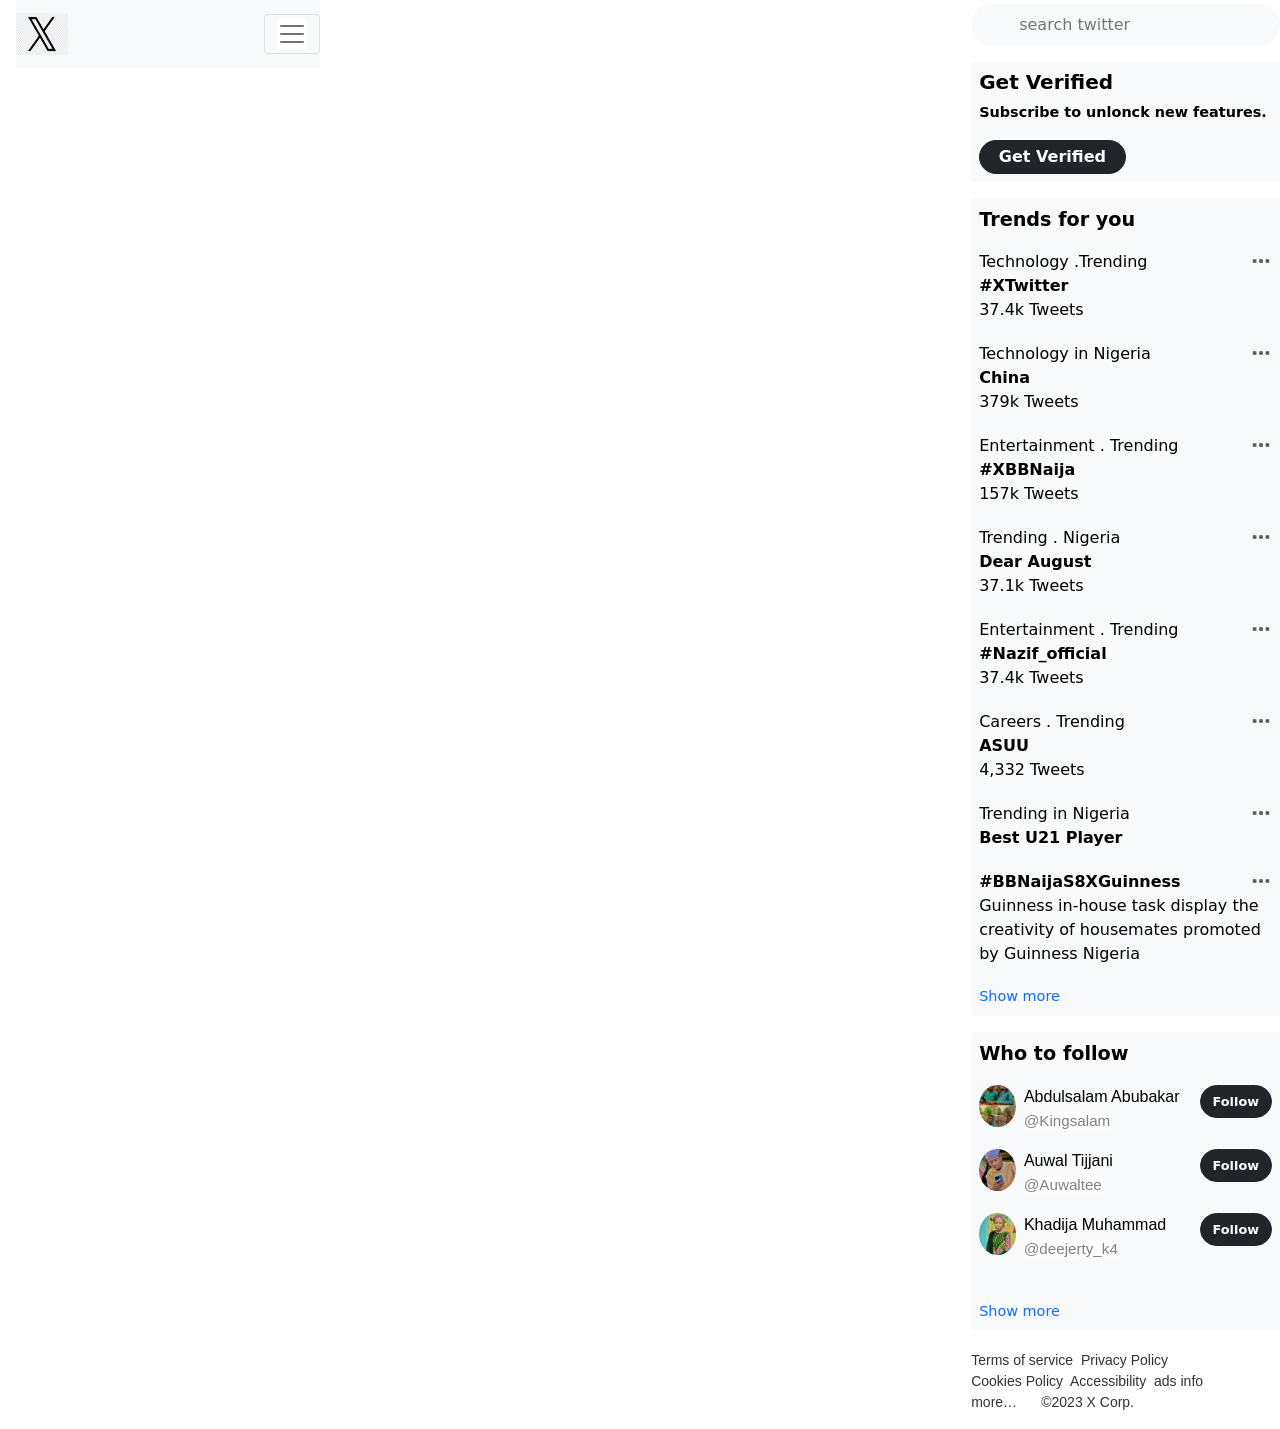
<file: admin/notification.html>
<!DOCTYPE html>
<html lang="en">
  <head>
    <meta charset="UTF-8" />
    <meta http-equiv="X-UA-Compatible" content="IE=edge" />
    <meta name="viewport" content="width=device-width, initial-scale=1.0" />
    <title>notification</title>
    <link rel="stylesheet" href="newone.css" />
    <link
      rel="stylesheet"
      href="./bootstrap-5.0.2-dist/bootstrap-5.0.2-dist/css/bootstrap.min.css"
    />
    <script src="./bootstrap-5.0.2-dist/bootstrap-5.0.2-dist/js/bootstrap.bundle.min.js"></script>
  </head>
  <body>
    <nav class="first">
      <div class="ms-3 navbar navbar-light bg-light">
        <a class="navbar-brand" href="twitter.html"
          ><img
            src="./images/Twitter-X-Logo-PNG.jpg"
            alt="logo"
            width="52px"
            height="42px" /></a
        ><button
          class="navbar-toggler"
          type="button"
          data-bs-toggle="collapse"
          data-bs-target="#mynavbar"
        >
          <span class="navbar-toggler-icon"></span>
        </button>
        <div class="collapse navbar-collapse" id="mynavbar">
          <ul class="navbar-nav me-auto ps-3">
            <li class="nav-item">
              <a class="nav-link d-flex active" href="index.html">
                <img
                  src="./images/home.png"
                  alt="home"
                  width="32px"
                  height="32px"
                />
                <p class="mt-1 ms-2 a">Home</p>
              </a>
            </li>
            <li class="nav-item">
              <a class="nav-link d-flex" href="Explore.html">
                <img
                  src="./images/sach.png"
                  alt="home"
                  width="32px"
                  height="32px"
                />
                <p class="ms-2 a">Explore</p>
              </a>
            </li>
            <li class="nav-item">
              <a class="nav-link d-flex" href="notification.html">
                <img
                  src="./images/notification.png"
                  alt="home"
                  width="32px"
                  height="32px"
                />
                <p class="ms-2 a">Notification</p>
              </a>
            </li>
            <li class="nav-item">
              <a class="nav-link d-flex" href="message.html">
                <img
                  src="./images/messeg.png"
                  alt="home"
                  width="32px"
                  height="32px"
                />
                <p class="ms-2 a">Messages</p>
              </a>
            </li>
            <li class="nav-item">
              <a class="nav-link d-flex" href="list.html">
                <img
                  src="./images/list.png"
                  alt="home"
                  width="32px"
                  height="32px"
                />
                <p class="ms-2 a">List</p>
              </a>
            </li>
            <li class="nav-item">
              <a class="nav-link d-flex" href="community.html">
                <img
                  src="./images/comunity.png"
                  alt="home"
                  width="32px"
                  height="32px"
                />
                <p class="ms-2 a">Community</p>
              </a>
            </li>
            <li class="nav-item">
              <a class="nav-link d-flex" href="verifiend.html">
                <img
                  src="./images/verify.png"
                  alt="home"
                  width="32px"
                  height="32px"
                />
                <p class="ms-2 a">Verified</p>
              </a>
            </li>
            <li class="nav-item">
              <a class="nav-link d-flex" href="profile.html">
                <img
                  src="./images/profile.png"
                  alt="home"
                  width="32px"
                  height="32px"
                />
                <p class="ms-2 a">Profile</p>
              </a>
            </li>
            <li class="nav-item">
              <a class="nav-link d-flex" href="#idi" data-bs-toggle="collapse">
                <img
                  src="./images/more.png"
                  alt="home"
                  width="32px"
                  height="32px"
                />
                <p class="ms-2 a">More</p>
              </a>
            </li>
            <div class="collapse" id="idi">
              <li class="nav-item">
                <a class="nav-link d-flex" href="#">
                  <img
                    src="./images/profile.png"
                    alt="home"
                    width="32px"
                    height="32px"
                  />
                  <p class="ms-2 a">others</p>
                </a>
              </li>
            </div>
            <li class="nav-item">
              <a href="#" class="nav-link">
                <button
                  type="submit"
                  class="btn btn-primary p-2 rounded-pill w-75"
                >
                  Post
                </button>
              </a>
            </li>
          </ul>
          <div class="profile__header w-100">
            <img
              src="./images/IMG_6742.JPG"
              alt="profile"
              width="42"
              height="42"
              class="profile__img rounded-circle me-2"
              style="object-fit: cover"
            />
            <div class="mt-3 nze" style="align-items: center; clear: both">
              <h3>nazif abdullahi</h3>
              <p>@nazif_official</p>
            </div>
            <div class="ms-5 naxee">
              <a href="#lft" data-bs-toggle="dropdown">
                <img
                  src="./images/icons8_menu_vertical_24px.png"
                  alt="nav"
                  width="22px"
                  height="22px"
              /></a>
              <ul class="dropdown-menu" style="margin-top: -100px">
                <li><a class="dropdown-item" href="#">Nazif abdllahi</a></li>
                <li><a class="dropdown-item" href="#">nazif_official</a></li>
              </ul>
            </div>
          </div>
        </div>
      </div>
    </nav>
    <aside class="ps-4">
      <input
        type="search"
        name="me"
        id="ayoon"
        placeholder="search twitter"
        class="form-control-plaintext mn rounded-pill bg-light ps-5 p-2 mt-1"
      />
      <div class="card bg-light border border-0 mt-3 p-2">
        <h5 style="font-weight: bold">Get Verified</h5>
        <p style="font-weight: bold; font-size: 0.9em">
          Subscribe to unlonck new features.
        </p>
        <button
          type="submit"
          class="btn btn-dark p-1 rounded-pill"
          style="width: 50%"
        >
          <b>Get Verified</b>
        </button>
      </div>
      <div class="card bg-light border border-0 mt-3 p-2">
        <p style="font-weight: bold; font-size: 1.2em">Trends for you</p>
        <div style="display: block; padding-bottom: 20px">
          <a href="#lft" data-bs-toggle="dropdown">
            <img
              src="./images/icons8_menu_vertical_24px.png"
              alt="nav"
              width="22px"
              height="22px"
              class="float-end"
          /></a>
          <ul
            class="dropdown-menu shadow rounded border-0"
            style="margin-top: -100px"
          >
            <li>
              <a class="dropdown-item" href="#">Not intressted in this</a>
            </li>
            <li>
              <a class="dropdown-item" href="#"
                >This trends is harmful or spammy</a
              >
            </li>
          </ul>
          <p class="trn">Technology .Trending</p>
          <p style="margin: 0; font-weight: bold">#XTwitter</p>
          <p class="trn">37.4k Tweets</p>
        </div>
        <div style="display: block; padding-bottom: 20px">
          <a href="#lft" data-bs-toggle="dropdown">
            <img
              src="./images/icons8_menu_vertical_24px.png"
              alt="nav"
              width="22px"
              height="22px"
              class="float-end"
          /></a>
          <ul
            class="dropdown-menu shadow rounded border-0"
            style="margin-top: -100px"
          >
            <li>
              <a class="dropdown-item" href="#">Not intressted in this</a>
            </li>
            <li>
              <a class="dropdown-item" href="#"
                >This trends is harmful or spammy</a
              >
            </li>
          </ul>
          <p class="trn" style="margin: 0">Technology in Nigeria</p>
          <p style="margin: 0; font-weight: bold">China</p>
          <p class="trn">379k Tweets</p>
        </div>
        <div style="display: block; padding-bottom: 20px">
          <a href="#lft" data-bs-toggle="dropdown">
            <img
              src="./images/icons8_menu_vertical_24px.png"
              alt="nav"
              width="22px"
              height="22px"
              class="float-end"
          /></a>
          <ul
            class="dropdown-menu shadow rounded border-0"
            style="margin-top: -100px"
          >
            <li>
              <a class="dropdown-item" href="#">Not intressted in this</a>
            </li>
            <li>
              <a class="dropdown-item" href="#"
                >This trends is harmful or spammy</a
              >
            </li>
          </ul>
          <p class="trn" style="margin: 0">Entertainment . Trending</p>
          <p style="margin: 0; font-weight: bold">#XBBNaija</p>
          <p class="trn">157k Tweets</p>
        </div>
        <div style="display: block; padding-bottom: 20px">
          <a href="#lft" data-bs-toggle="dropdown">
            <img
              src="./images/icons8_menu_vertical_24px.png"
              alt="nav"
              width="22px"
              height="22px"
              class="float-end"
          /></a>
          <ul
            class="dropdown-menu shadow rounded border-0"
            style="margin-top: -100px"
          >
            <li>
              <a class="dropdown-item" href="#">Not intressted in this</a>
            </li>
            <li>
              <a class="dropdown-item" href="#"
                >This trends is harmful or spammy</a
              >
            </li>
          </ul>
          <p class="trn">Trending . Nigeria</p>
          <p style="margin: 0; font-weight: bold">Dear August</p>
          <p class="trn">37.1k Tweets</p>
        </div>
        <div style="display: block; padding-bottom: 20px">
          <a href="#lft" data-bs-toggle="dropdown">
            <img
              src="./images/icons8_menu_vertical_24px.png"
              alt="nav"
              width="22px"
              height="22px"
              class="float-end"
          /></a>
          <ul
            class="dropdown-menu shadow rounded border-0"
            style="margin-top: -100px"
          >
            <li>
              <a class="dropdown-item" href="#">Not intressted in this</a>
            </li>
            <li>
              <a class="dropdown-item" href="#"
                >This trends is harmful or spammy</a
              >
            </li>
          </ul>
          <p class="trn">Entertainment . Trending</p>
          <p style="margin: 0; font-weight: bold">#Nazif_official</p>
          <p class="trn">37.4k Tweets</p>
        </div>
        <div style="display: block; padding-bottom: 20px">
          <a href="#lft" data-bs-toggle="dropdown">
            <img
              src="./images/icons8_menu_vertical_24px.png"
              alt="nav"
              width="22px"
              height="22px"
              class="float-end"
          /></a>
          <ul
            class="dropdown-menu shadow rounded border-0"
            style="margin-top: -100px"
          >
            <li>
              <a class="dropdown-item" href="#">Not intressted in this</a>
            </li>
            <li>
              <a class="dropdown-item" href="#"
                >This trends is harmful or spammy</a
              >
            </li>
          </ul>
          <p class="trn">Careers . Trending</p>
          <p style="margin: 0; font-weight: bold">ASUU</p>
          <p class="trn">4,332 Tweets</p>
        </div>
        <div style="display: block; padding-bottom: 20px">
          <a href="#lft" data-bs-toggle="dropdown">
            <img
              src="./images/icons8_menu_vertical_24px.png"
              alt="nav"
              width="22px"
              height="22px"
              class="float-end"
          /></a>
          <ul
            class="dropdown-menu shadow rounded border-0"
            style="margin-top: -100px"
          >
            <li>
              <a class="dropdown-item" href="#">Not intressted in this</a>
            </li>
            <li>
              <a class="dropdown-item" href="#"
                >This trends is harmful or spammy</a
              >
            </li>
          </ul>
          <p class="trn">Trending in Nigeria</p>
          <p style="margin: 0; font-weight: bold">Best U21 Player</p>
        </div>
        <div style="display: block; padding-bottom: 20px">
          <a href="#lft" data-bs-toggle="dropdown">
            <img
              src="./images/icons8_menu_vertical_24px.png"
              alt="nav"
              width="22px"
              height="22px"
              class="float-end"
          /></a>
          <ul
            class="dropdown-menu shadow rounded border-0"
            style="margin-top: -100px"
          >
            <li>
              <a class="dropdown-item" href="#">Not intressted in this</a>
            </li>
            <li>
              <a class="dropdown-item" href="#"
                >This trends is harmful or spammy</a
              >
            </li>
          </ul>
          <p style="margin: 0; font-weight: bold">#BBNaijaS8XGuinness</p>
          <p class="trn">
            Guinness in-house task display the creativity of housemates promoted
            by Guinness Nigeria
          </p>
        </div>
        <a
          href="#fst"
          class="text-primary text-decoration-none"
          style="font-size: 0.9em"
          data-bs-toggle="collapse"
          >Show more</a
        >
        <div id="fst" class="collapse">
          <div style="display: block; padding-bottom: 20px">
            <a href="#lft" data-bs-toggle="dropdown">
              <img
                src="./images/icons8_menu_vertical_24px.png"
                alt="nav"
                width="22px"
                height="22px"
                class="float-end"
            /></a>
            <ul
              class="dropdown-menu shadow rounded border-0"
              style="margin-top: -100px"
            >
              <li>
                <a class="dropdown-item" href="#">Not intressted in this</a>
              </li>
              <li>
                <a class="dropdown-item" href="#"
                  >This trends is harmful or spammy</a
                >
              </li>
            </ul>
            <p class="trn">Trending in Nigeria</p>
            <p style="margin: 0; font-weight: bold">Best U19 Player</p>
          </div>
          <div style="display: block; padding-bottom: 20px">
            <a href="#lft" data-bs-toggle="dropdown">
              <img
                src="./images/icons8_menu_vertical_24px.png"
                alt="nav"
                width="22px"
                height="22px"
                class="float-end"
            /></a>
            <ul
              class="dropdown-menu shadow rounded border-0"
              style="margin-top: -100px"
            >
              <li>
                <a class="dropdown-item" href="#">Not intressted in this</a>
              </li>
              <li>
                <a class="dropdown-item" href="#"
                  >This trends is harmful or spammy</a
                >
              </li>
            </ul>
            <div class="collapse float-end mt-2" id="elvn">
              <p>delete</p>
            </div>
            <p style="margin: 0; font-weight: bold">#Guinness</p>
            <p class="trn">
              Guinness in-house task display the creativity of housemates
              promoted by Guinness Nigeria
            </p>
          </div>
        </div>
      </div>
      <div class="card bg-light border border-0 mt-3 p-2">
        <p style="font-weight: bold; font-size: 1.2em">Who to follow</p>
        <div class="d-flex">
          <img
            src="./images/abdulsalam.jpg"
            alt="profile"
            width="42px"
            height="42px"
            class="rounded-circle"
            style="object-fit: cover"
          />

          <div class="cbd w-100">
            <button
              type="button"
              class="btn btn-dark rounded-pill"
              style="float: right; font-size: 0.8em"
            >
              <b>Follow</b>
            </button>
            <p class="b ms-2" style="font-family: Arial, Helvetica, sans-serif">
              Abdulsalam Abubakar <br />
              <span style="font-size: 0.95em; color: gray">@Kingsalam</span>
            </p>
          </div>
        </div>
        <div class="d-flex">
          <img
            src="./images/IMG_E0046.JPG"
            alt="profile"
            width="42px"
            height="42px"
            class="rounded-circle"
            style="object-fit: cover"
          />

          <div class="cbd w-100 clearfix">
            <button
              type="button"
              class="btn btn-dark rounded-pill float-end"
              style="font-size: 0.8em"
            >
              <b>Follow</b>
            </button>
            <p class="b ms-2" style="font-family: Arial, Helvetica, sans-serif">
              Auwal Tijjani
              <br />
              <span style="font-size: 0.95em; color: gray">@Auwaltee</span>
            </p>
          </div>
        </div>
        <div class="d-flex">
          <img
            src="./images/2347018559312_status_f7ece1bbc53a463f92b286ea71fda2f2.jpg"
            alt="profile"
            width="42px"
            height="42px"
            class="rounded-circle"
            style="object-fit: cover"
          />

          <div class="cbd w-100 clearfix">
            <button
              type="button"
              class="btn btn-dark rounded-pill float-end"
              style="font-size: 0.8em"
            >
              <b>Follow</b>
            </button>
            <p class="b ms-2" style="font-family: Arial, Helvetica, sans-serif">
              Khadija Muhammad <br />
              <span style="font-size: 0.95em; color: gray">@deejerty_k4</span>
            </p>
            <br />
          </div>
        </div>

        <a
          href="#demo"
          class="text-primary text-decoration-none"
          style="font-size: 0.9em"
          data-bs-toggle="collapse"
          >Show more</a
        >
        <div id="demo" class="collapse">
          <div class="d-flex">
            <img
              src="./images/2348038949065_status_424f9beb93b0489f85f80d8e1ca120ec.jpg"
              alt="profile"
              width="42px"
              height="42px"
              class="rounded-circle"
              style="object-fit: cover"
            />

            <div class="cbd w-100 clearfix">
              <button
                type="button"
                class="btn btn-dark rounded-pill float-end"
                style="font-size: 0.8em"
              >
                <b>Follow</b>
              </button>
              <p
                class="b ms-2"
                style="font-family: Arial, Helvetica, sans-serif"
              >
                Mustapha Tijjani <br />
                <span style="font-size: 0.95em; color: gray">@aeropay</span>
              </p>
            </div>
          </div>
          <div class="d-flex">
            <img
              src="./images/IMG_5877-1.JPG"
              alt="profile"
              width="42px"
              height="42px"
              class="rounded-circle"
              style="object-fit: cover"
            />

            <div class="cbd w-100 clearfix">
              <button
                type="button"
                class="btn btn-dark rounded-pill float-end"
                style="font-size: 0.8em"
              >
                <b>Follow</b>
              </button>
              <p
                class="b ms-2"
                style="font-family: Arial, Helvetica, sans-serif"
              >
                Bashir Muhammad jibril <br />
                <span style="font-size: 0.95em; color: gray">@beeblaq</span>
              </p>
            </div>
          </div>
          <div class="d-flex">
            <img
              src="./images/a0c96fc2-8a29-497e-97fb-608f2d28ad7e.jpg"
              alt="profile"
              width="42px"
              height="42px"
              class="rounded-circle"
              style="object-fit: cover"
            />

            <div class="cbd w-100 clearfix">
              <button
                type="button"
                class="btn btn-dark rounded-pill float-end"
                style="font-size: 0.8em"
              >
                <b>Follow</b>
              </button>
              <p
                class="b ms-2"
                style="font-family: Arial, Helvetica, sans-serif"
              >
                Jamila abdullahi <br />
                <span style="font-size: 0.95em; color: gray">@meelah</span>
              </p>
            </div>
          </div>
        </div>
      </div>
      <pre
        style="
          opacity: 0.8;
          font-family: Verdana, Geneva, Tahoma, sans-serif;
          padding-top: 20px;
        "
      >
Terms of service  Privacy Policy
Cookies Policy  Accessibility  ads info
more…	  ©2023 X Corp.
</pre
      >
    </aside>
  </body>
</html>
</file>
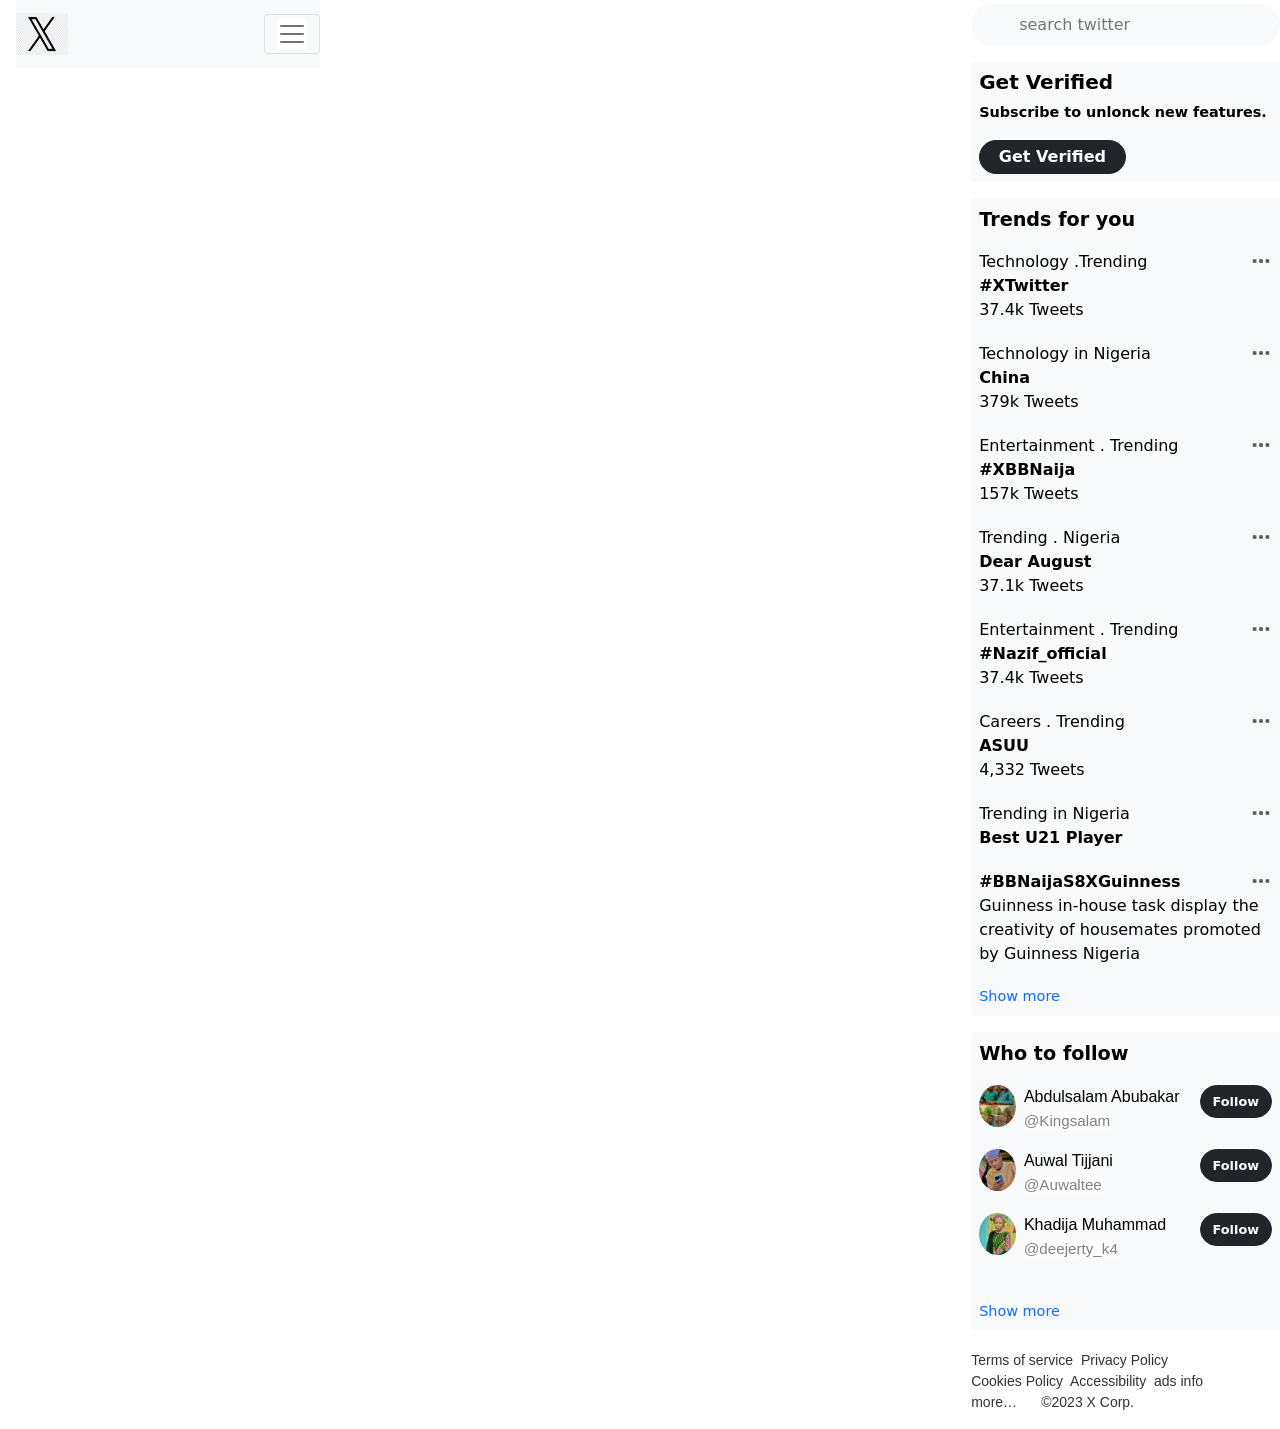
<file: admin/profile.html>
<!DOCTYPE html>
<html lang="en">
  <head>
    <meta charset="UTF-8" />
    <meta http-equiv="X-UA-Compatible" content="IE=edge" />
    <meta name="viewport" content="width=device-width, initial-scale=1.0" />
    <title>profile</title>
    <link rel="stylesheet" href="newone.css" />
    <link
      rel="stylesheet"
      href="./bootstrap-5.0.2-dist/bootstrap-5.0.2-dist/css/bootstrap.min.css"
    />
    <script src="./bootstrap-5.0.2-dist/bootstrap-5.0.2-dist/js/bootstrap.bundle.min.js"></script>
  </head>
  <body>
    <nav class="first">
      <div class="ms-3 navbar navbar-light bg-light">
        <a class="navbar-brand" href="twitter.html"
          ><img
            src="./images/Twitter-X-Logo-PNG.jpg"
            alt="logo"
            width="52px"
            height="42px" /></a
        ><button
          class="navbar-toggler"
          type="button"
          data-bs-toggle="collapse"
          data-bs-target="#mynavbar"
        >
          <span class="navbar-toggler-icon"></span>
        </button>
        <div class="collapse navbar-collapse" id="mynavbar">
          <ul class="navbar-nav me-auto ps-3">
            <li class="nav-item">
              <a class="nav-link d-flex active" href="index.html">
                <img
                  src="./images/home.png"
                  alt="home"
                  width="32px"
                  height="32px"
                />
                <p class="mt-1 ms-2 a">Home</p>
              </a>
            </li>
            <li class="nav-item">
              <a class="nav-link d-flex" href="Explore.html">
                <img
                  src="./images/sach.png"
                  alt="home"
                  width="32px"
                  height="32px"
                />
                <p class="ms-2 a">Explore</p>
              </a>
            </li>
            <li class="nav-item">
              <a class="nav-link d-flex" href="notification.html">
                <img
                  src="./images/notification.png"
                  alt="home"
                  width="32px"
                  height="32px"
                />
                <p class="ms-2 a">Notification</p>
              </a>
            </li>
            <li class="nav-item">
              <a class="nav-link d-flex" href="message.html">
                <img
                  src="./images/messeg.png"
                  alt="home"
                  width="32px"
                  height="32px"
                />
                <p class="ms-2 a">Messages</p>
              </a>
            </li>
            <li class="nav-item">
              <a class="nav-link d-flex" href="list.html">
                <img
                  src="./images/list.png"
                  alt="home"
                  width="32px"
                  height="32px"
                />
                <p class="ms-2 a">List</p>
              </a>
            </li>
            <li class="nav-item">
              <a class="nav-link d-flex" href="community.html">
                <img
                  src="./images/comunity.png"
                  alt="home"
                  width="32px"
                  height="32px"
                />
                <p class="ms-2 a">Community</p>
              </a>
            </li>
            <li class="nav-item">
              <a class="nav-link d-flex" href="verifiend.html">
                <img
                  src="./images/verify.png"
                  alt="home"
                  width="32px"
                  height="32px"
                />
                <p class="ms-2 a">Verified</p>
              </a>
            </li>
            <li class="nav-item">
              <a class="nav-link d-flex" href="profile.html">
                <img
                  src="./images/profile.png"
                  alt="home"
                  width="32px"
                  height="32px"
                />
                <p class="ms-2 a">Profile</p>
              </a>
            </li>
            <li class="nav-item">
              <a class="nav-link d-flex" href="#idi" data-bs-toggle="collapse">
                <img
                  src="./images/more.png"
                  alt="home"
                  width="32px"
                  height="32px"
                />
                <p class="ms-2 a">More</p>
              </a>
            </li>
            <div class="collapse" id="idi">
              <li class="nav-item">
                <a class="nav-link d-flex" href="#">
                  <img
                    src="./images/profile.png"
                    alt="home"
                    width="32px"
                    height="32px"
                  />
                  <p class="ms-2 a">others</p>
                </a>
              </li>
            </div>
            <li class="nav-item">
              <a href="#" class="nav-link">
                <button
                  type="submit"
                  class="btn btn-primary p-2 rounded-pill w-75"
                >
                  Post
                </button>
              </a>
            </li>
          </ul>
          <div class="profile__header w-100">
            <img
              src="./images/IMG_6742.JPG"
              alt="profile"
              width="42"
              height="42"
              class="profile__img rounded-circle me-2"
              style="object-fit: cover"
            />
            <div class="mt-3 nze" style="align-items: center; clear: both">
              <h3>nazif abdullahi</h3>
              <p>@nazif_official</p>
            </div>
            <div class="ms-5 naxee">
              <a href="#lft" data-bs-toggle="dropdown">
                <img
                  src="./images/icons8_menu_vertical_24px.png"
                  alt="nav"
                  width="22px"
                  height="22px"
              /></a>
              <ul class="dropdown-menu" style="margin-top: -100px">
                <li><a class="dropdown-item" href="#">Nazif abdllahi</a></li>
                <li><a class="dropdown-item" href="#">nazif_official</a></li>
              </ul>
            </div>
          </div>
        </div>
      </div>
    </nav>
    <aside class="ps-4">
      <input
        type="search"
        name="me"
        id="ayoon"
        placeholder="search twitter"
        class="form-control-plaintext mn rounded-pill bg-light ps-5 p-2 mt-1"
      />
      <div class="card bg-light border border-0 mt-3 p-2">
        <h5 style="font-weight: bold">Get Verified</h5>
        <p style="font-weight: bold; font-size: 0.9em">
          Subscribe to unlonck new features.
        </p>
        <button
          type="submit"
          class="btn btn-dark p-1 rounded-pill"
          style="width: 50%"
        >
          <b>Get Verified</b>
        </button>
      </div>
      <div class="card bg-light border border-0 mt-3 p-2">
        <p style="font-weight: bold; font-size: 1.2em">Trends for you</p>
        <div style="display: block; padding-bottom: 20px">
          <a href="#lft" data-bs-toggle="dropdown">
            <img
              src="./images/icons8_menu_vertical_24px.png"
              alt="nav"
              width="22px"
              height="22px"
              class="float-end"
          /></a>
          <ul
            class="dropdown-menu shadow rounded border-0"
            style="margin-top: -100px"
          >
            <li>
              <a class="dropdown-item" href="#">Not intressted in this</a>
            </li>
            <li>
              <a class="dropdown-item" href="#"
                >This trends is harmful or spammy</a
              >
            </li>
          </ul>
          <p class="trn">Technology .Trending</p>
          <p style="margin: 0; font-weight: bold">#XTwitter</p>
          <p class="trn">37.4k Tweets</p>
        </div>
        <div style="display: block; padding-bottom: 20px">
          <a href="#lft" data-bs-toggle="dropdown">
            <img
              src="./images/icons8_menu_vertical_24px.png"
              alt="nav"
              width="22px"
              height="22px"
              class="float-end"
          /></a>
          <ul
            class="dropdown-menu shadow rounded border-0"
            style="margin-top: -100px"
          >
            <li>
              <a class="dropdown-item" href="#">Not intressted in this</a>
            </li>
            <li>
              <a class="dropdown-item" href="#"
                >This trends is harmful or spammy</a
              >
            </li>
          </ul>
          <p class="trn" style="margin: 0">Technology in Nigeria</p>
          <p style="margin: 0; font-weight: bold">China</p>
          <p class="trn">379k Tweets</p>
        </div>
        <div style="display: block; padding-bottom: 20px">
          <a href="#lft" data-bs-toggle="dropdown">
            <img
              src="./images/icons8_menu_vertical_24px.png"
              alt="nav"
              width="22px"
              height="22px"
              class="float-end"
          /></a>
          <ul
            class="dropdown-menu shadow rounded border-0"
            style="margin-top: -100px"
          >
            <li>
              <a class="dropdown-item" href="#">Not intressted in this</a>
            </li>
            <li>
              <a class="dropdown-item" href="#"
                >This trends is harmful or spammy</a
              >
            </li>
          </ul>
          <p class="trn" style="margin: 0">Entertainment . Trending</p>
          <p style="margin: 0; font-weight: bold">#XBBNaija</p>
          <p class="trn">157k Tweets</p>
        </div>
        <div style="display: block; padding-bottom: 20px">
          <a href="#lft" data-bs-toggle="dropdown">
            <img
              src="./images/icons8_menu_vertical_24px.png"
              alt="nav"
              width="22px"
              height="22px"
              class="float-end"
          /></a>
          <ul
            class="dropdown-menu shadow rounded border-0"
            style="margin-top: -100px"
          >
            <li>
              <a class="dropdown-item" href="#">Not intressted in this</a>
            </li>
            <li>
              <a class="dropdown-item" href="#"
                >This trends is harmful or spammy</a
              >
            </li>
          </ul>
          <p class="trn">Trending . Nigeria</p>
          <p style="margin: 0; font-weight: bold">Dear August</p>
          <p class="trn">37.1k Tweets</p>
        </div>
        <div style="display: block; padding-bottom: 20px">
          <a href="#lft" data-bs-toggle="dropdown">
            <img
              src="./images/icons8_menu_vertical_24px.png"
              alt="nav"
              width="22px"
              height="22px"
              class="float-end"
          /></a>
          <ul
            class="dropdown-menu shadow rounded border-0"
            style="margin-top: -100px"
          >
            <li>
              <a class="dropdown-item" href="#">Not intressted in this</a>
            </li>
            <li>
              <a class="dropdown-item" href="#"
                >This trends is harmful or spammy</a
              >
            </li>
          </ul>
          <p class="trn">Entertainment . Trending</p>
          <p style="margin: 0; font-weight: bold">#Nazif_official</p>
          <p class="trn">37.4k Tweets</p>
        </div>
        <div style="display: block; padding-bottom: 20px">
          <a href="#lft" data-bs-toggle="dropdown">
            <img
              src="./images/icons8_menu_vertical_24px.png"
              alt="nav"
              width="22px"
              height="22px"
              class="float-end"
          /></a>
          <ul
            class="dropdown-menu shadow rounded border-0"
            style="margin-top: -100px"
          >
            <li>
              <a class="dropdown-item" href="#">Not intressted in this</a>
            </li>
            <li>
              <a class="dropdown-item" href="#"
                >This trends is harmful or spammy</a
              >
            </li>
          </ul>
          <p class="trn">Careers . Trending</p>
          <p style="margin: 0; font-weight: bold">ASUU</p>
          <p class="trn">4,332 Tweets</p>
        </div>
        <div style="display: block; padding-bottom: 20px">
          <a href="#lft" data-bs-toggle="dropdown">
            <img
              src="./images/icons8_menu_vertical_24px.png"
              alt="nav"
              width="22px"
              height="22px"
              class="float-end"
          /></a>
          <ul
            class="dropdown-menu shadow rounded border-0"
            style="margin-top: -100px"
          >
            <li>
              <a class="dropdown-item" href="#">Not intressted in this</a>
            </li>
            <li>
              <a class="dropdown-item" href="#"
                >This trends is harmful or spammy</a
              >
            </li>
          </ul>
          <p class="trn">Trending in Nigeria</p>
          <p style="margin: 0; font-weight: bold">Best U21 Player</p>
        </div>
        <div style="display: block; padding-bottom: 20px">
          <a href="#lft" data-bs-toggle="dropdown">
            <img
              src="./images/icons8_menu_vertical_24px.png"
              alt="nav"
              width="22px"
              height="22px"
              class="float-end"
          /></a>
          <ul
            class="dropdown-menu shadow rounded border-0"
            style="margin-top: -100px"
          >
            <li>
              <a class="dropdown-item" href="#">Not intressted in this</a>
            </li>
            <li>
              <a class="dropdown-item" href="#"
                >This trends is harmful or spammy</a
              >
            </li>
          </ul>
          <p style="margin: 0; font-weight: bold">#BBNaijaS8XGuinness</p>
          <p class="trn">
            Guinness in-house task display the creativity of housemates promoted
            by Guinness Nigeria
          </p>
        </div>
        <a
          href="#fst"
          class="text-primary text-decoration-none"
          style="font-size: 0.9em"
          data-bs-toggle="collapse"
          >Show more</a
        >
        <div id="fst" class="collapse">
          <div style="display: block; padding-bottom: 20px">
            <a href="#lft" data-bs-toggle="dropdown">
              <img
                src="./images/icons8_menu_vertical_24px.png"
                alt="nav"
                width="22px"
                height="22px"
                class="float-end"
            /></a>
            <ul
              class="dropdown-menu shadow rounded border-0"
              style="margin-top: -100px"
            >
              <li>
                <a class="dropdown-item" href="#">Not intressted in this</a>
              </li>
              <li>
                <a class="dropdown-item" href="#"
                  >This trends is harmful or spammy</a
                >
              </li>
            </ul>
            <p class="trn">Trending in Nigeria</p>
            <p style="margin: 0; font-weight: bold">Best U19 Player</p>
          </div>
          <div style="display: block; padding-bottom: 20px">
            <a href="#lft" data-bs-toggle="dropdown">
              <img
                src="./images/icons8_menu_vertical_24px.png"
                alt="nav"
                width="22px"
                height="22px"
                class="float-end"
            /></a>
            <ul
              class="dropdown-menu shadow rounded border-0"
              style="margin-top: -100px"
            >
              <li>
                <a class="dropdown-item" href="#">Not intressted in this</a>
              </li>
              <li>
                <a class="dropdown-item" href="#"
                  >This trends is harmful or spammy</a
                >
              </li>
            </ul>
            <div class="collapse float-end mt-2" id="elvn">
              <p>delete</p>
            </div>
            <p style="margin: 0; font-weight: bold">#Guinness</p>
            <p class="trn">
              Guinness in-house task display the creativity of housemates
              promoted by Guinness Nigeria
            </p>
          </div>
        </div>
      </div>
      <div class="card bg-light border border-0 mt-3 p-2">
        <p style="font-weight: bold; font-size: 1.2em">Who to follow</p>
        <div class="d-flex">
          <img
            src="./images/abdulsalam.jpg"
            alt="profile"
            width="42px"
            height="42px"
            class="rounded-circle"
            style="object-fit: cover"
          />

          <div class="cbd w-100">
            <button
              type="button"
              class="btn btn-dark rounded-pill"
              style="float: right; font-size: 0.8em"
            >
              <b>Follow</b>
            </button>
            <p class="b ms-2" style="font-family: Arial, Helvetica, sans-serif">
              Abdulsalam Abubakar <br />
              <span style="font-size: 0.95em; color: gray">@Kingsalam</span>
            </p>
          </div>
        </div>
        <div class="d-flex">
          <img
            src="./images/IMG_E0046.JPG"
            alt="profile"
            width="42px"
            height="42px"
            class="rounded-circle"
            style="object-fit: cover"
          />

          <div class="cbd w-100 clearfix">
            <button
              type="button"
              class="btn btn-dark rounded-pill float-end"
              style="font-size: 0.8em"
            >
              <b>Follow</b>
            </button>
            <p class="b ms-2" style="font-family: Arial, Helvetica, sans-serif">
              Auwal Tijjani
              <br />
              <span style="font-size: 0.95em; color: gray">@Auwaltee</span>
            </p>
          </div>
        </div>
        <div class="d-flex">
          <img
            src="./images/2347018559312_status_f7ece1bbc53a463f92b286ea71fda2f2.jpg"
            alt="profile"
            width="42px"
            height="42px"
            class="rounded-circle"
            style="object-fit: cover"
          />

          <div class="cbd w-100 clearfix">
            <button
              type="button"
              class="btn btn-dark rounded-pill float-end"
              style="font-size: 0.8em"
            >
              <b>Follow</b>
            </button>
            <p class="b ms-2" style="font-family: Arial, Helvetica, sans-serif">
              Khadija Muhammad <br />
              <span style="font-size: 0.95em; color: gray">@deejerty_k4</span>
            </p>
            <br />
          </div>
        </div>

        <a
          href="#demo"
          class="text-primary text-decoration-none"
          style="font-size: 0.9em"
          data-bs-toggle="collapse"
          >Show more</a
        >
        <div id="demo" class="collapse">
          <div class="d-flex">
            <img
              src="./images/2348038949065_status_424f9beb93b0489f85f80d8e1ca120ec.jpg"
              alt="profile"
              width="42px"
              height="42px"
              class="rounded-circle"
              style="object-fit: cover"
            />

            <div class="cbd w-100 clearfix">
              <button
                type="button"
                class="btn btn-dark rounded-pill float-end"
                style="font-size: 0.8em"
              >
                <b>Follow</b>
              </button>
              <p
                class="b ms-2"
                style="font-family: Arial, Helvetica, sans-serif"
              >
                Mustapha Tijjani <br />
                <span style="font-size: 0.95em; color: gray">@aeropay</span>
              </p>
            </div>
          </div>
          <div class="d-flex">
            <img
              src="./images/IMG_5877-1.JPG"
              alt="profile"
              width="42px"
              height="42px"
              class="rounded-circle"
              style="object-fit: cover"
            />

            <div class="cbd w-100 clearfix">
              <button
                type="button"
                class="btn btn-dark rounded-pill float-end"
                style="font-size: 0.8em"
              >
                <b>Follow</b>
              </button>
              <p
                class="b ms-2"
                style="font-family: Arial, Helvetica, sans-serif"
              >
                Bashir Muhammad jibril <br />
                <span style="font-size: 0.95em; color: gray">@beeblaq</span>
              </p>
            </div>
          </div>
          <div class="d-flex">
            <img
              src="./images/a0c96fc2-8a29-497e-97fb-608f2d28ad7e.jpg"
              alt="profile"
              width="42px"
              height="42px"
              class="rounded-circle"
              style="object-fit: cover"
            />

            <div class="cbd w-100 clearfix">
              <button
                type="button"
                class="btn btn-dark rounded-pill float-end"
                style="font-size: 0.8em"
              >
                <b>Follow</b>
              </button>
              <p
                class="b ms-2"
                style="font-family: Arial, Helvetica, sans-serif"
              >
                Jamila abdullahi <br />
                <span style="font-size: 0.95em; color: gray">@meelah</span>
              </p>
            </div>
          </div>
        </div>
      </div>
      <pre
        style="
          opacity: 0.8;
          font-family: Verdana, Geneva, Tahoma, sans-serif;
          padding-top: 20px;
        "
      >
Terms of service  Privacy Policy
Cookies Policy  Accessibility  ads info
more…	  ©2023 X Corp.
</pre
      >
    </aside>
  </body>
</html>
</file>
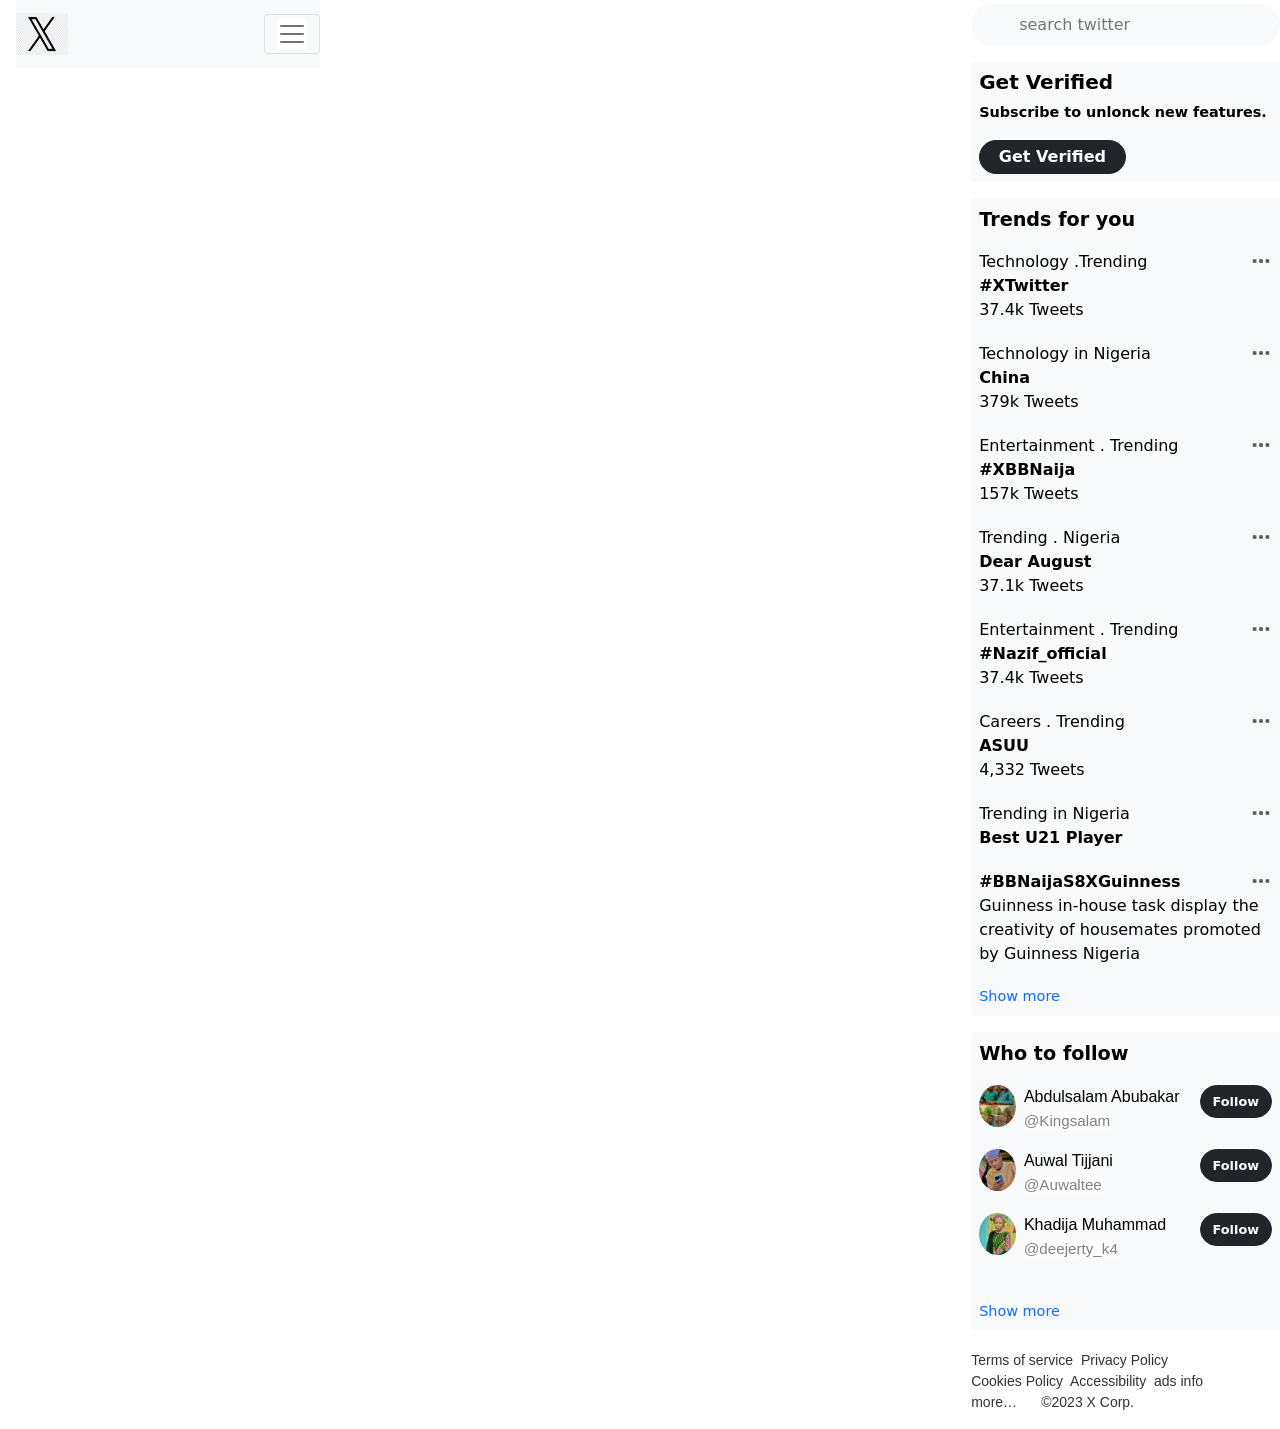
<file: admin/verifiend.html>
<!DOCTYPE html>
<html lang="en">
  <head>
    <meta charset="UTF-8" />
    <meta http-equiv="X-UA-Compatible" content="IE=edge" />
    <meta name="viewport" content="width=device-width, initial-scale=1.0" />
    <title>varified</title>
    <link rel="stylesheet" href="newone.css" />
    <link
      rel="stylesheet"
      href="./bootstrap-5.0.2-dist/bootstrap-5.0.2-dist/css/bootstrap.min.css"
    />
    <script src="./bootstrap-5.0.2-dist/bootstrap-5.0.2-dist/js/bootstrap.bundle.min.js"></script>
  </head>
  <body>
    <nav class="first">
      <div class="ms-3 navbar navbar-light bg-light">
        <a class="navbar-brand" href="twitter.html"
          ><img
            src="./images/Twitter-X-Logo-PNG.jpg"
            alt="logo"
            width="52px"
            height="42px" /></a
        ><button
          class="navbar-toggler"
          type="button"
          data-bs-toggle="collapse"
          data-bs-target="#mynavbar"
        >
          <span class="navbar-toggler-icon"></span>
        </button>
        <div class="collapse navbar-collapse" id="mynavbar">
          <ul class="navbar-nav me-auto ps-3">
            <li class="nav-item">
              <a class="nav-link d-flex active" href="home.html">
                <img
                  src="./images/home.png"
                  alt="home"
                  width="32px"
                  height="32px"
                />
                <p class="mt-1 ms-2 a">Home</p>
              </a>
            </li>
            <li class="nav-item">
              <a class="nav-link d-flex" href="Explore.html">
                <img
                  src="./images/sach.png"
                  alt="home"
                  width="32px"
                  height="32px"
                />
                <p class="ms-2 a">Explore</p>
              </a>
            </li>
            <li class="nav-item">
              <a class="nav-link d-flex" href="notification.html">
                <img
                  src="./images/notification.png"
                  alt="home"
                  width="32px"
                  height="32px"
                />
                <p class="ms-2 a">Notification</p>
              </a>
            </li>
            <li class="nav-item">
              <a class="nav-link d-flex" href="message.html">
                <img
                  src="./images/messeg.png"
                  alt="home"
                  width="32px"
                  height="32px"
                />
                <p class="ms-2 a">Messages</p>
              </a>
            </li>
            <li class="nav-item">
              <a class="nav-link d-flex" href="list.html">
                <img
                  src="./images/list.png"
                  alt="home"
                  width="32px"
                  height="32px"
                />
                <p class="ms-2 a">List</p>
              </a>
            </li>
            <li class="nav-item">
              <a class="nav-link d-flex" href="community.html">
                <img
                  src="./images/comunity.png"
                  alt="home"
                  width="32px"
                  height="32px"
                />
                <p class="ms-2 a">Community</p>
              </a>
            </li>
            <li class="nav-item">
              <a class="nav-link d-flex" href="verifiend.html">
                <img
                  src="./images/verify.png"
                  alt="home"
                  width="32px"
                  height="32px"
                />
                <p class="ms-2 a">Verified</p>
              </a>
            </li>
            <li class="nav-item">
              <a class="nav-link d-flex" href="profile.html">
                <img
                  src="./images/profile.png"
                  alt="home"
                  width="32px"
                  height="32px"
                />
                <p class="ms-2 a">Profile</p>
              </a>
            </li>
            <li class="nav-item">
              <a class="nav-link d-flex" href="#idi" data-bs-toggle="collapse">
                <img
                  src="./images/more.png"
                  alt="home"
                  width="32px"
                  height="32px"
                />
                <p class="ms-2 a">More</p>
              </a>
            </li>
            <div class="collapse" id="idi">
              <li class="nav-item">
                <a class="nav-link d-flex" href="#">
                  <img
                    src="./images/profile.png"
                    alt="home"
                    width="32px"
                    height="32px"
                  />
                  <p class="ms-2 a">others</p>
                </a>
              </li>
            </div>
            <li class="nav-item">
              <a href="#" class="nav-link">
                <button
                  type="submit"
                  class="btn btn-primary p-2 rounded-pill w-75"
                >
                  Post
                </button>
              </a>
            </li>
          </ul>
          <div class="profile__header w-100">
            <img
              src="./images/IMG_6742.JPG"
              alt="profile"
              width="42"
              height="42"
              class="profile__img rounded-circle me-2"
              style="object-fit: cover"
            />
            <div class="mt-3 nze" style="align-items: center; clear: both">
              <h3>nazif abdullahi</h3>
              <p>@nazif_official</p>
            </div>
            <div class="ms-5 naxee">
              <a href="#lft" data-bs-toggle="dropdown">
                <img
                  src="./images/icons8_menu_vertical_24px.png"
                  alt="nav"
                  width="22px"
                  height="22px"
              /></a>
              <ul class="dropdown-menu" style="margin-top: -100px">
                <li><a class="dropdown-item" href="#">Nazif abdllahi</a></li>
                <li><a class="dropdown-item" href="#">nazif_official</a></li>
              </ul>
            </div>
          </div>
        </div>
      </div>
    </nav>
    <aside class="ps-4">
      <input
        type="search"
        name="me"
        id="ayoon"
        placeholder="search twitter"
        class="form-control-plaintext mn rounded-pill bg-light ps-5 p-2 mt-1"
      />
      <div class="card bg-light border border-0 mt-3 p-2">
        <h5 style="font-weight: bold">Get Verified</h5>
        <p style="font-weight: bold; font-size: 0.9em">
          Subscribe to unlonck new features.
        </p>
        <button
          type="submit"
          class="btn btn-dark p-1 rounded-pill"
          style="width: 50%"
        >
          <b>Get Verified</b>
        </button>
      </div>
      <div class="card bg-light border border-0 mt-3 p-2">
        <p style="font-weight: bold; font-size: 1.2em">Trends for you</p>
        <div style="display: block; padding-bottom: 20px">
          <a href="#lft" data-bs-toggle="dropdown">
            <img
              src="./images/icons8_menu_vertical_24px.png"
              alt="nav"
              width="22px"
              height="22px"
              class="float-end"
          /></a>
          <ul
            class="dropdown-menu shadow rounded border-0"
            style="margin-top: -100px"
          >
            <li>
              <a class="dropdown-item" href="#">Not intressted in this</a>
            </li>
            <li>
              <a class="dropdown-item" href="#"
                >This trends is harmful or spammy</a
              >
            </li>
          </ul>
          <p class="trn">Technology .Trending</p>
          <p style="margin: 0; font-weight: bold">#XTwitter</p>
          <p class="trn">37.4k Tweets</p>
        </div>
        <div style="display: block; padding-bottom: 20px">
          <a href="#lft" data-bs-toggle="dropdown">
            <img
              src="./images/icons8_menu_vertical_24px.png"
              alt="nav"
              width="22px"
              height="22px"
              class="float-end"
          /></a>
          <ul
            class="dropdown-menu shadow rounded border-0"
            style="margin-top: -100px"
          >
            <li>
              <a class="dropdown-item" href="#">Not intressted in this</a>
            </li>
            <li>
              <a class="dropdown-item" href="#"
                >This trends is harmful or spammy</a
              >
            </li>
          </ul>
          <p class="trn" style="margin: 0">Technology in Nigeria</p>
          <p style="margin: 0; font-weight: bold">China</p>
          <p class="trn">379k Tweets</p>
        </div>
        <div style="display: block; padding-bottom: 20px">
          <a href="#lft" data-bs-toggle="dropdown">
            <img
              src="./images/icons8_menu_vertical_24px.png"
              alt="nav"
              width="22px"
              height="22px"
              class="float-end"
          /></a>
          <ul
            class="dropdown-menu shadow rounded border-0"
            style="margin-top: -100px"
          >
            <li>
              <a class="dropdown-item" href="#">Not intressted in this</a>
            </li>
            <li>
              <a class="dropdown-item" href="#"
                >This trends is harmful or spammy</a
              >
            </li>
          </ul>
          <p class="trn" style="margin: 0">Entertainment . Trending</p>
          <p style="margin: 0; font-weight: bold">#XBBNaija</p>
          <p class="trn">157k Tweets</p>
        </div>
        <div style="display: block; padding-bottom: 20px">
          <a href="#lft" data-bs-toggle="dropdown">
            <img
              src="./images/icons8_menu_vertical_24px.png"
              alt="nav"
              width="22px"
              height="22px"
              class="float-end"
          /></a>
          <ul
            class="dropdown-menu shadow rounded border-0"
            style="margin-top: -100px"
          >
            <li>
              <a class="dropdown-item" href="#">Not intressted in this</a>
            </li>
            <li>
              <a class="dropdown-item" href="#"
                >This trends is harmful or spammy</a
              >
            </li>
          </ul>
          <p class="trn">Trending . Nigeria</p>
          <p style="margin: 0; font-weight: bold">Dear August</p>
          <p class="trn">37.1k Tweets</p>
        </div>
        <div style="display: block; padding-bottom: 20px">
          <a href="#lft" data-bs-toggle="dropdown">
            <img
              src="./images/icons8_menu_vertical_24px.png"
              alt="nav"
              width="22px"
              height="22px"
              class="float-end"
          /></a>
          <ul
            class="dropdown-menu shadow rounded border-0"
            style="margin-top: -100px"
          >
            <li>
              <a class="dropdown-item" href="#">Not intressted in this</a>
            </li>
            <li>
              <a class="dropdown-item" href="#"
                >This trends is harmful or spammy</a
              >
            </li>
          </ul>
          <p class="trn">Entertainment . Trending</p>
          <p style="margin: 0; font-weight: bold">#Nazif_official</p>
          <p class="trn">37.4k Tweets</p>
        </div>
        <div style="display: block; padding-bottom: 20px">
          <a href="#lft" data-bs-toggle="dropdown">
            <img
              src="./images/icons8_menu_vertical_24px.png"
              alt="nav"
              width="22px"
              height="22px"
              class="float-end"
          /></a>
          <ul
            class="dropdown-menu shadow rounded border-0"
            style="margin-top: -100px"
          >
            <li>
              <a class="dropdown-item" href="#">Not intressted in this</a>
            </li>
            <li>
              <a class="dropdown-item" href="#"
                >This trends is harmful or spammy</a
              >
            </li>
          </ul>
          <p class="trn">Careers . Trending</p>
          <p style="margin: 0; font-weight: bold">ASUU</p>
          <p class="trn">4,332 Tweets</p>
        </div>
        <div style="display: block; padding-bottom: 20px">
          <a href="#lft" data-bs-toggle="dropdown">
            <img
              src="./images/icons8_menu_vertical_24px.png"
              alt="nav"
              width="22px"
              height="22px"
              class="float-end"
          /></a>
          <ul
            class="dropdown-menu shadow rounded border-0"
            style="margin-top: -100px"
          >
            <li>
              <a class="dropdown-item" href="#">Not intressted in this</a>
            </li>
            <li>
              <a class="dropdown-item" href="#"
                >This trends is harmful or spammy</a
              >
            </li>
          </ul>
          <p class="trn">Trending in Nigeria</p>
          <p style="margin: 0; font-weight: bold">Best U21 Player</p>
        </div>
        <div style="display: block; padding-bottom: 20px">
          <a href="#lft" data-bs-toggle="dropdown">
            <img
              src="./images/icons8_menu_vertical_24px.png"
              alt="nav"
              width="22px"
              height="22px"
              class="float-end"
          /></a>
          <ul
            class="dropdown-menu shadow rounded border-0"
            style="margin-top: -100px"
          >
            <li>
              <a class="dropdown-item" href="#">Not intressted in this</a>
            </li>
            <li>
              <a class="dropdown-item" href="#"
                >This trends is harmful or spammy</a
              >
            </li>
          </ul>
          <p style="margin: 0; font-weight: bold">#BBNaijaS8XGuinness</p>
          <p class="trn">
            Guinness in-house task display the creativity of housemates promoted
            by Guinness Nigeria
          </p>
        </div>
        <a
          href="#fst"
          class="text-primary text-decoration-none"
          style="font-size: 0.9em"
          data-bs-toggle="collapse"
          >Show more</a
        >
        <div id="fst" class="collapse">
          <div style="display: block; padding-bottom: 20px">
            <a href="#lft" data-bs-toggle="dropdown">
              <img
                src="./images/icons8_menu_vertical_24px.png"
                alt="nav"
                width="22px"
                height="22px"
                class="float-end"
            /></a>
            <ul
              class="dropdown-menu shadow rounded border-0"
              style="margin-top: -100px"
            >
              <li>
                <a class="dropdown-item" href="#">Not intressted in this</a>
              </li>
              <li>
                <a class="dropdown-item" href="#"
                  >This trends is harmful or spammy</a
                >
              </li>
            </ul>
            <p class="trn">Trending in Nigeria</p>
            <p style="margin: 0; font-weight: bold">Best U19 Player</p>
          </div>
          <div style="display: block; padding-bottom: 20px">
            <a href="#lft" data-bs-toggle="dropdown">
              <img
                src="./images/icons8_menu_vertical_24px.png"
                alt="nav"
                width="22px"
                height="22px"
                class="float-end"
            /></a>
            <ul
              class="dropdown-menu shadow rounded border-0"
              style="margin-top: -100px"
            >
              <li>
                <a class="dropdown-item" href="#">Not intressted in this</a>
              </li>
              <li>
                <a class="dropdown-item" href="#"
                  >This trends is harmful or spammy</a
                >
              </li>
            </ul>
            <div class="collapse float-end mt-2" id="elvn">
              <p>delete</p>
            </div>
            <p style="margin: 0; font-weight: bold">#Guinness</p>
            <p class="trn">
              Guinness in-house task display the creativity of housemates
              promoted by Guinness Nigeria
            </p>
          </div>
        </div>
      </div>
      <div class="card bg-light border border-0 mt-3 p-2">
        <p style="font-weight: bold; font-size: 1.2em">Who to follow</p>
        <div class="d-flex">
          <img
            src="./images/abdulsalam.jpg"
            alt="profile"
            width="42px"
            height="42px"
            class="rounded-circle"
            style="object-fit: cover"
          />

          <div class="cbd w-100">
            <button
              type="button"
              class="btn btn-dark rounded-pill"
              style="float: right; font-size: 0.8em"
            >
              <b>Follow</b>
            </button>
            <p class="b ms-2" style="font-family: Arial, Helvetica, sans-serif">
              Abdulsalam Abubakar <br />
              <span style="font-size: 0.95em; color: gray">@Kingsalam</span>
            </p>
          </div>
        </div>
        <div class="d-flex">
          <img
            src="./images/IMG_E0046.JPG"
            alt="profile"
            width="42px"
            height="42px"
            class="rounded-circle"
            style="object-fit: cover"
          />

          <div class="cbd w-100 clearfix">
            <button
              type="button"
              class="btn btn-dark rounded-pill float-end"
              style="font-size: 0.8em"
            >
              <b>Follow</b>
            </button>
            <p class="b ms-2" style="font-family: Arial, Helvetica, sans-serif">
              Auwal Tijjani
              <br />
              <span style="font-size: 0.95em; color: gray">@Auwaltee</span>
            </p>
          </div>
        </div>
        <div class="d-flex">
          <img
            src="./images/2347018559312_status_f7ece1bbc53a463f92b286ea71fda2f2.jpg"
            alt="profile"
            width="42px"
            height="42px"
            class="rounded-circle"
            style="object-fit: cover"
          />

          <div class="cbd w-100 clearfix">
            <button
              type="button"
              class="btn btn-dark rounded-pill float-end"
              style="font-size: 0.8em"
            >
              <b>Follow</b>
            </button>
            <p class="b ms-2" style="font-family: Arial, Helvetica, sans-serif">
              Khadija Muhammad <br />
              <span style="font-size: 0.95em; color: gray">@deejerty_k4</span>
            </p>
            <br />
          </div>
        </div>

        <a
          href="#demo"
          class="text-primary text-decoration-none"
          style="font-size: 0.9em"
          data-bs-toggle="collapse"
          >Show more</a
        >
        <div id="demo" class="collapse">
          <div class="d-flex">
            <img
              src="./images/2348038949065_status_424f9beb93b0489f85f80d8e1ca120ec.jpg"
              alt="profile"
              width="42px"
              height="42px"
              class="rounded-circle"
              style="object-fit: cover"
            />

            <div class="cbd w-100 clearfix">
              <button
                type="button"
                class="btn btn-dark rounded-pill float-end"
                style="font-size: 0.8em"
              >
                <b>Follow</b>
              </button>
              <p
                class="b ms-2"
                style="font-family: Arial, Helvetica, sans-serif"
              >
                Mustapha Tijjani <br />
                <span style="font-size: 0.95em; color: gray">@aeropay</span>
              </p>
            </div>
          </div>
          <div class="d-flex">
            <img
              src="./images/IMG_5877-1.JPG"
              alt="profile"
              width="42px"
              height="42px"
              class="rounded-circle"
              style="object-fit: cover"
            />

            <div class="cbd w-100 clearfix">
              <button
                type="button"
                class="btn btn-dark rounded-pill float-end"
                style="font-size: 0.8em"
              >
                <b>Follow</b>
              </button>
              <p
                class="b ms-2"
                style="font-family: Arial, Helvetica, sans-serif"
              >
                Bashir Muhammad jibril <br />
                <span style="font-size: 0.95em; color: gray">@beeblaq</span>
              </p>
            </div>
          </div>
          <div class="d-flex">
            <img
              src="./images/a0c96fc2-8a29-497e-97fb-608f2d28ad7e.jpg"
              alt="profile"
              width="42px"
              height="42px"
              class="rounded-circle"
              style="object-fit: cover"
            />

            <div class="cbd w-100 clearfix">
              <button
                type="button"
                class="btn btn-dark rounded-pill float-end"
                style="font-size: 0.8em"
              >
                <b>Follow</b>
              </button>
              <p
                class="b ms-2"
                style="font-family: Arial, Helvetica, sans-serif"
              >
                Jamila abdullahi <br />
                <span style="font-size: 0.95em; color: gray">@meelah</span>
              </p>
            </div>
          </div>
        </div>
      </div>
      <pre
        style="
          opacity: 0.8;
          font-family: Verdana, Geneva, Tahoma, sans-serif;
          padding-top: 20px;
        "
      >
Terms of service  Privacy Policy
Cookies Policy  Accessibility  ads info
more…	  ©2023 X Corp.
</pre
      >
    </aside>
  </body>
</html>
</file>
<file: admin/newone.css>
* {
  box-sizing: border-box;
  padding: 0;
  margin: 0;
}
body {
  font-family: "open sans", sans-serif;
  height: 100vh;
  display: grid;
  grid-template-areas: "nav content sidebar";
  grid-template-columns: 1fr 48% 1fr;
  grid-template-rows: 1fr;
  font-family: Verdana, Geneva, Tahoma, sans-serif;
}
.a {
  font-size: 1.2em;
  color: black;
}
.trn {
  margin: 0;
}
span,
nav,
aside {
  background-color: #fff;
  color: black;
  margin: 0;
  padding: 0;
}

nav {
  grid-area: nav;
  position: fixed;
  height: 100%;
  width: 25%;
  overflow-y: scroll;
}
.profile__header {
  display: flex;
  align-items: center;
  margin-bottom: 40px;
  font-family: Verdana, Geneva, Tahoma, sans-serif;
  padding-left: 15px;
}
.profile__header h3 {
  font-size: 15px;
  color: black;
  margin-bottom: 0;
}
.profile__header p {
  opacity: 50%;
  color: black;
  font-size: 0.7em;
}
.icons {
  cursor: pointer;
  display: flex;
  justify-content: space-between;
  width: 80%;
}
span {
  grid-area: content;
  margin: 0px;
}
aside {
  grid-area: sidebar;
}
@media only screen and (max-width: 640px) {
  /* .first {
    display: none;
  } */
  /* .middle {
    width: 100%;
  } */
  /* .last {
    display: none;
  } */
  /* [class*="col-sm-6"] {
    width: 100%;
  } */
}
@media only screen and (max-width: 820px) {
  aside {
    display: none;
  }
  .first {
    width: 13%;
  }
  .middle {
    grid-template-areas: "content sidebar";
    width: 70%;
  }
}
@media only screen and (max-width: 620px) {
  nav {
    display: none;
  }
  .middle {
    width: 100%;
    grid-template-areas: "nav content sidebar";
    position: absolute;
  }
}
@media only screen and (max-width: 1100px) {
  .nav-item button {
    display: none;
  }
  .profile__header .nze {
    display: none;
  }
  .naxee {
    display: none;
  }
  nav {
    width: 13%;
  }
  .a {
    display: none;
  }
}
</file>
